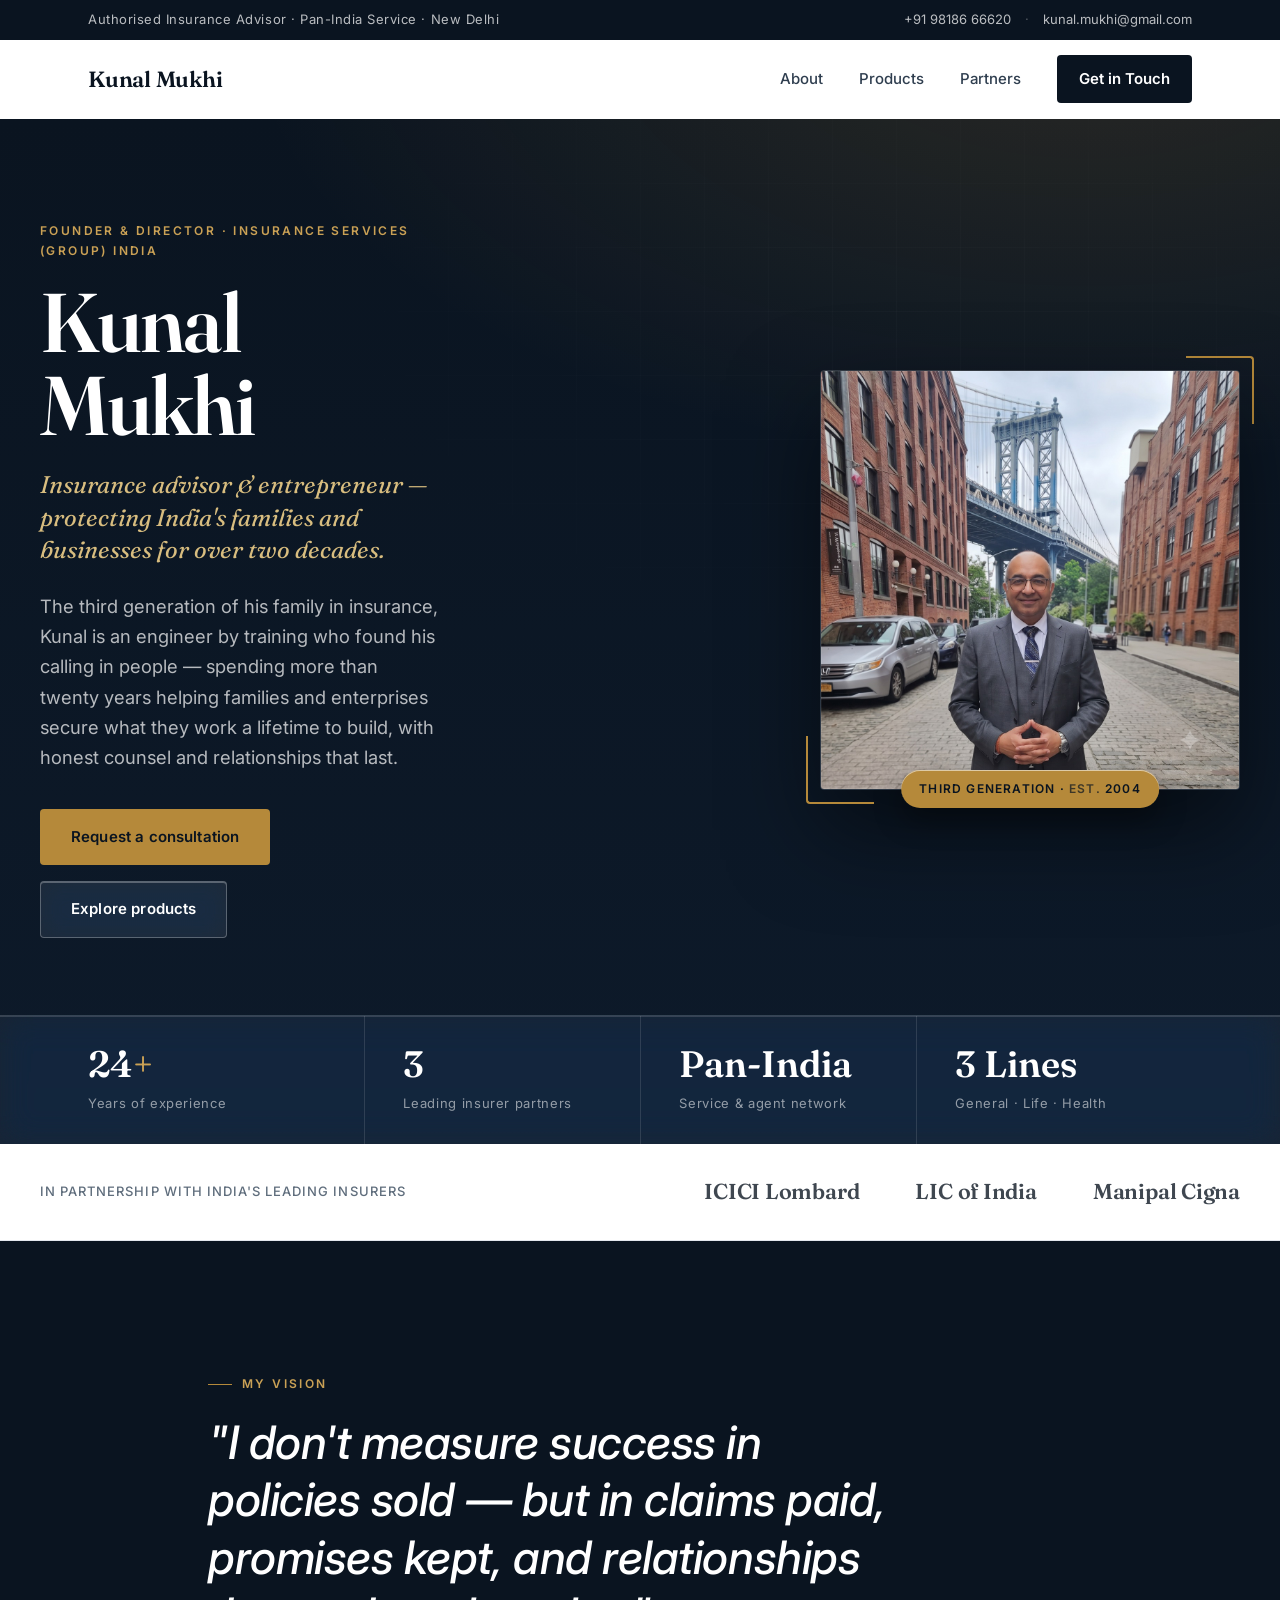
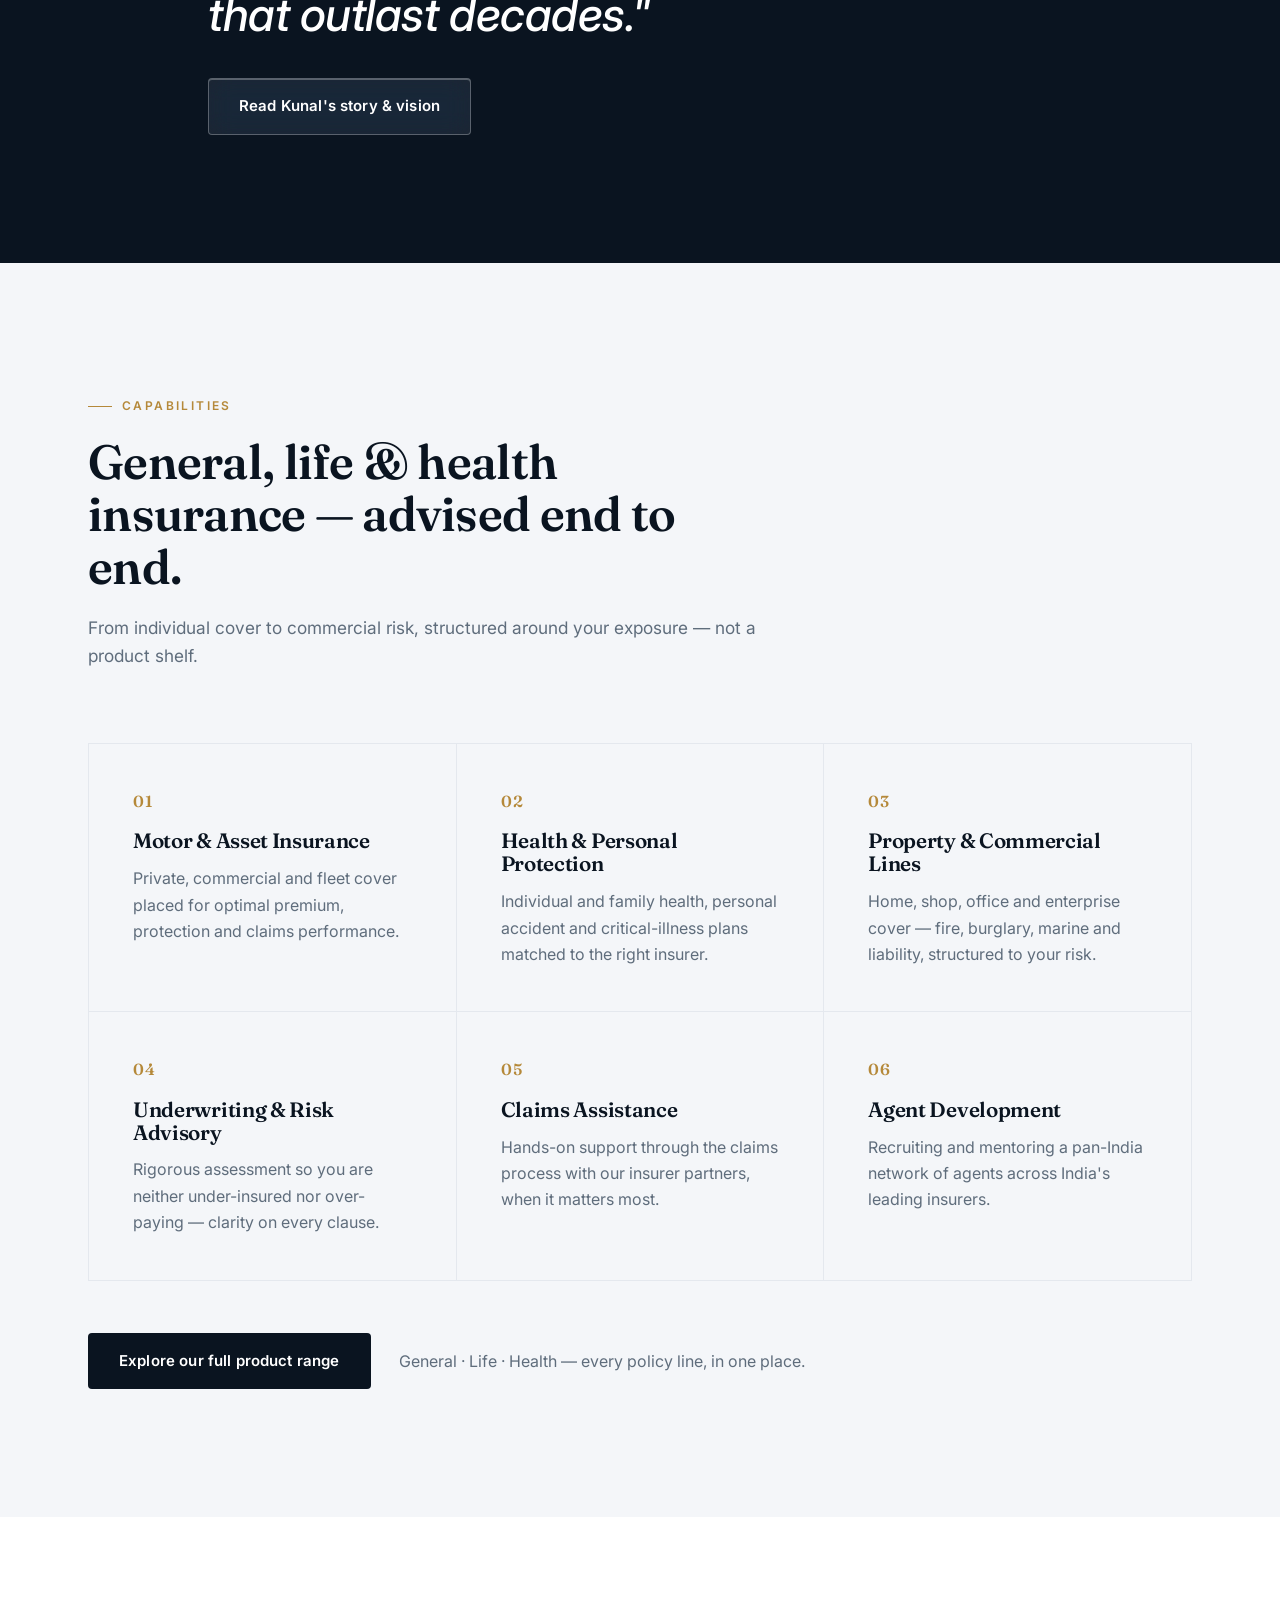
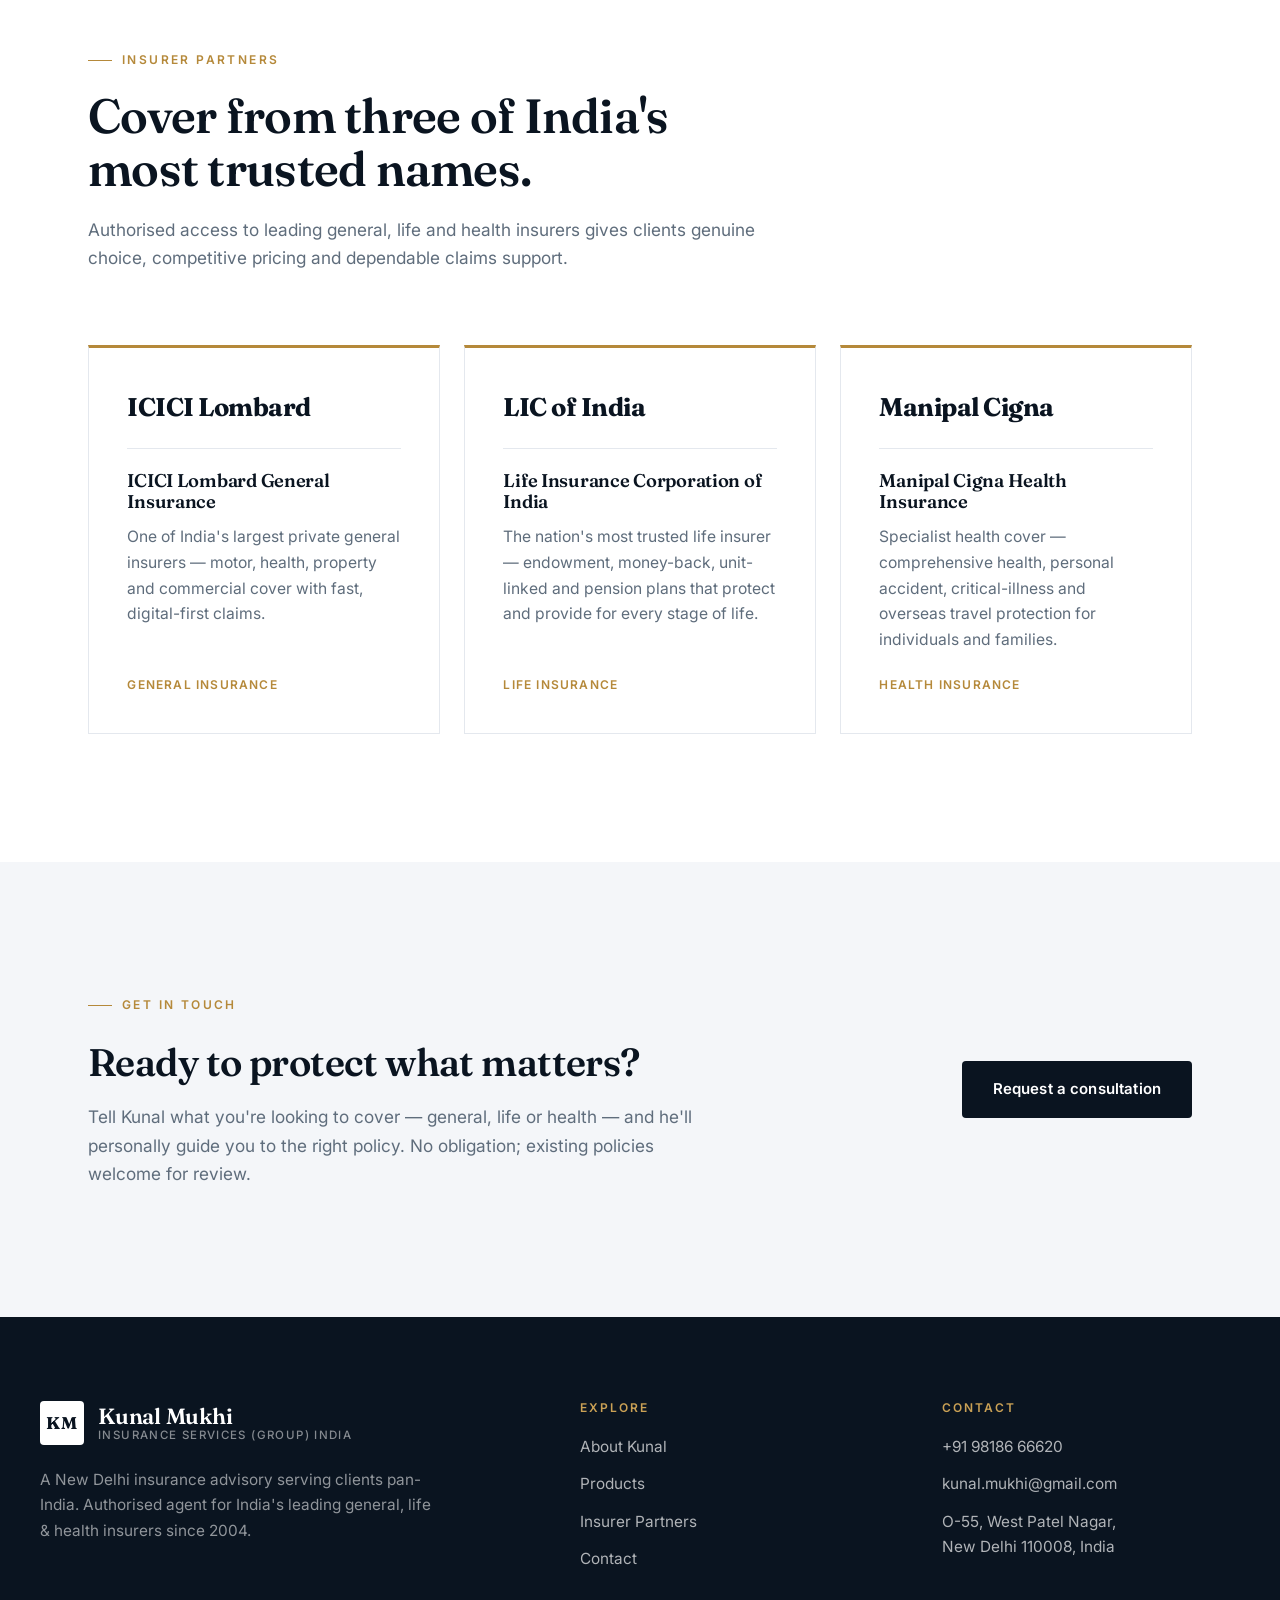
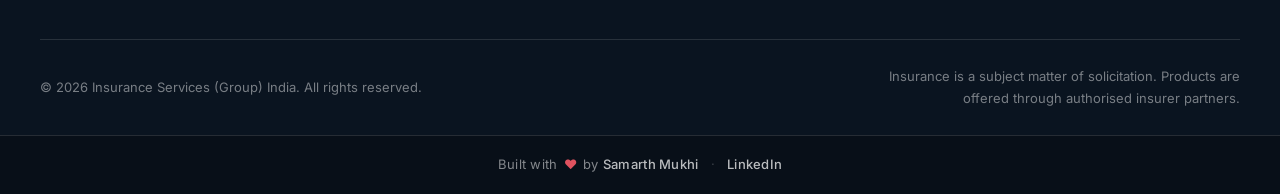
<file: index.html>
<!DOCTYPE html>
<html lang="en">
<head>
  <meta charset="UTF-8" />
  <meta name="viewport" content="width=device-width, initial-scale=1.0" />
  <title>Kunal Mukhi — Insurance Services (Group) India</title>
  <meta name="description" content="Insurance Services (Group) India — a New Delhi insurance advisory led by Kunal Mukhi, serving clients pan-India. 24+ years across general, life and health insurance, in partnership with ICICI Lombard, LIC of India and Manipal Cigna." />
  <link rel="preconnect" href="https://fonts.googleapis.com" />
  <link rel="preconnect" href="https://fonts.gstatic.com" crossorigin />
  <link href="https://fonts.googleapis.com/css2?family=Fraunces:opsz,wght@9..144,400;9..144,500;9..144,600;9..144,700&family=Inter:wght@400;500;600;700&display=swap" rel="stylesheet" />
  <link rel="stylesheet" href="styles.css" />
</head>
<body>
  <!-- ===== Utility bar ===== -->
  <div class="utility">
    <div class="wrap utility__inner">
      <span class="utility__tag">Authorised Insurance Advisor · Pan-India Service · New Delhi</span>
      <div class="utility__contact">
        <a href="tel:+919818666620">+91 98186 66620</a>
        <span class="sep">·</span>
        <a href="mailto:kunal.mukhi@gmail.com">kunal.mukhi@gmail.com</a>
      </div>
    </div>
  </div>

  <!-- ===== Navigation ===== -->
  <header class="nav" id="top">
    <div class="wrap nav__inner">
      <a href="#top" class="brand">
        <span class="brand__name">Kunal Mukhi</span>
      </a>
      <nav class="nav__links" aria-label="Primary">
        <a href="about.html">About</a>
        <a href="products.html">Products</a>
        <a href="#partners">Partners</a>
        <a href="contact.html" class="nav__cta">Get in Touch</a>
      </nav>
      <button class="nav__toggle" aria-label="Toggle menu" aria-expanded="false">
        <span></span><span></span><span></span>
      </button>
    </div>
  </header>

  <!-- ===== Hero ===== -->
  <section class="hero">
    <div class="wrap hero__inner">
      <div class="hero__content">
        <p class="eyebrow eyebrow--gold">Founder &amp; Director · Insurance Services (Group) India</p>
        <h1 class="hero__title">Kunal Mukhi</h1>
        <p class="hero__role">Insurance advisor &amp; entrepreneur — protecting India's families and businesses for over two decades.</p>
        <p class="hero__lede">
          The third generation of his family in insurance, Kunal is an engineer by training
          who found his calling in people — spending more than twenty years helping families
          and enterprises secure what they work a lifetime to build, with honest counsel and
          relationships that last.
        </p>
        <div class="hero__actions">
          <a href="contact.html" class="btn btn--gold">Request a consultation</a>
          <a href="products.html" class="btn btn--outline-light">Explore products</a>
        </div>
      </div>
      <div class="hero__portrait">
        <div class="hero__frame">
          <img src="assets/kunal-mukhi.jpg" alt="Portrait of Kunal Mukhi" width="1200" height="1200" loading="eager" />
        </div>
        <span class="hero__badge">Third Generation · <em>Est.</em> 2004</span>
      </div>
    </div>
    <div class="hero__figures">
      <div class="wrap figures">
        <div class="figure"><span class="figure__num">24<em>+</em></span><span class="figure__label">Years of experience</span></div>
        <div class="figure"><span class="figure__num">3</span><span class="figure__label">Leading insurer partners</span></div>
        <div class="figure"><span class="figure__num">Pan&#8209;India</span><span class="figure__label">Service &amp; agent network</span></div>
        <div class="figure"><span class="figure__num">3 Lines</span><span class="figure__label">General · Life · Health</span></div>
      </div>
    </div>
  </section>

  <!-- ===== Trust / partner strip ===== -->
  <section class="trust">
    <div class="wrap trust__inner">
      <p class="trust__label">In partnership with India's leading insurers</p>
      <ul class="trust__logos">
        <li>ICICI Lombard</li>
        <li>LIC of India</li>
        <li>Manipal Cigna</li>
      </ul>
    </div>
  </section>

  <!-- ===== Vision snapshot ===== -->
  <section class="section section--dark vision vision-snap" id="vision">
    <div class="wrap vision-snap__inner">
      <p class="kicker kicker--gold">My Vision</p>
      <blockquote class="vision__statement">"I don't measure success in policies sold — but in claims paid, promises kept, and relationships that outlast decades."</blockquote>
      <a href="about.html#vision" class="btn btn--outline-light">Read Kunal's story &amp; vision</a>
    </div>
  </section>

  <!-- ===== Capabilities ===== -->
  <section class="section section--alt" id="capabilities">
    <div class="wrap">
      <div class="section__head section__head--wide">
        <p class="kicker">Capabilities</p>
        <h2>General, life &amp; health insurance — advised end to end.</h2>
        <p class="section__sub">From individual cover to commercial risk, structured around your exposure — not a product shelf.</p>
      </div>
      <div class="caps">
        <article class="cap">
          <span class="cap__no">01</span>
          <h3>Motor &amp; Asset Insurance</h3>
          <p>Private, commercial and fleet cover placed for optimal premium, protection and claims performance.</p>
        </article>
        <article class="cap">
          <span class="cap__no">02</span>
          <h3>Health &amp; Personal Protection</h3>
          <p>Individual and family health, personal accident and critical-illness plans matched to the right insurer.</p>
        </article>
        <article class="cap">
          <span class="cap__no">03</span>
          <h3>Property &amp; Commercial Lines</h3>
          <p>Home, shop, office and enterprise cover — fire, burglary, marine and liability, structured to your risk.</p>
        </article>
        <article class="cap">
          <span class="cap__no">04</span>
          <h3>Underwriting &amp; Risk Advisory</h3>
          <p>Rigorous assessment so you are neither under-insured nor over-paying — clarity on every clause.</p>
        </article>
        <article class="cap">
          <span class="cap__no">05</span>
          <h3>Claims Assistance</h3>
          <p>Hands-on support through the claims process with our insurer partners, when it matters most.</p>
        </article>
        <article class="cap">
          <span class="cap__no">06</span>
          <h3>Agent Development</h3>
          <p>Recruiting and mentoring a pan-India network of agents across India's leading insurers.</p>
        </article>
      </div>
      <div class="caps__cta">
        <a href="products.html" class="btn btn--dark">Explore our full product range</a>
        <span class="caps__cta-note">General · Life · Health — every policy line, in one place.</span>
      </div>
    </div>
  </section>

  <!-- ===== Partners ===== -->
  <section class="section" id="partners">
    <div class="wrap">
      <div class="section__head section__head--wide">
        <p class="kicker">Insurer Partners</p>
        <h2>Cover from three of India's most trusted names.</h2>
        <p class="section__sub">
          Authorised access to leading general, life and health insurers gives clients
          genuine choice, competitive pricing and dependable claims support.
        </p>
      </div>
      <div class="partners">
        <article class="partner">
          <div class="partner__wordmark">ICICI Lombard</div>
          <h3>ICICI Lombard General Insurance</h3>
          <p>One of India's largest private general insurers — motor, health, property and commercial cover with fast, digital-first claims.</p>
          <span class="partner__meta">General Insurance</span>
        </article>
        <article class="partner">
          <div class="partner__wordmark">LIC of India</div>
          <h3>Life Insurance Corporation of India</h3>
          <p>The nation's most trusted life insurer — endowment, money-back, unit-linked and pension plans that protect and provide for every stage of life.</p>
          <span class="partner__meta">Life Insurance</span>
        </article>
        <article class="partner">
          <div class="partner__wordmark">Manipal Cigna</div>
          <h3>Manipal Cigna Health Insurance</h3>
          <p>Specialist health cover — comprehensive health, personal accident, critical-illness and overseas travel protection for individuals and families.</p>
          <span class="partner__meta">Health Insurance</span>
        </article>
      </div>
    </div>
  </section>

  <!-- ===== Contact CTA ===== -->
  <section class="section section--alt prod-cta" id="contact">
    <div class="wrap prod-cta__inner">
      <div>
        <p class="kicker">Get in touch</p>
        <h2>Ready to protect what matters?</h2>
        <p class="section__sub">Tell Kunal what you're looking to cover — general, life or health — and he'll personally guide you to the right policy. No obligation; existing policies welcome for review.</p>
      </div>
      <a href="contact.html" class="btn btn--dark">Request a consultation</a>
    </div>
  </section>

  <!-- ===== Footer ===== -->
  <footer class="footer">
    <div class="wrap footer__top">
      <div class="footer__brand">
        <div class="brand brand--footer">
          <span class="brand__mark">KM</span>
          <span class="brand__text">
            <span class="brand__name">Kunal Mukhi</span>
            <span class="brand__sub">Insurance Services (Group) India</span>
          </span>
        </div>
        <p class="footer__blurb">
          A New Delhi insurance advisory serving clients pan-India. Authorised agent for
          India's leading general, life &amp; health insurers since 2004.
        </p>
      </div>
      <nav class="footer__col" aria-label="Sections">
        <h4>Explore</h4>
        <a href="about.html">About Kunal</a>
        <a href="products.html">Products</a>
        <a href="#partners">Insurer Partners</a>
        <a href="contact.html">Contact</a>
      </nav>
      <div class="footer__col">
        <h4>Contact</h4>
        <a href="tel:+919818666620">+91 98186 66620</a>
        <a href="mailto:kunal.mukhi@gmail.com">kunal.mukhi@gmail.com</a>
        <span>O-55, West Patel Nagar,<br />New Delhi 110008, India</span>
      </div>
    </div>
    <div class="wrap footer__bottom">
      <p>© <span id="year"></span> Insurance Services (Group) India. All rights reserved.</p>
      <p class="footer__disc">Insurance is a subject matter of solicitation. Products are offered through authorised insurer partners.</p>
    </div>
    <div class="footer__credit-bar">
      <p class="footer__credit">
        Built with <span class="footer__heart" aria-hidden="true">❤️</span> by
        <a href="https://samarthmukhi.com" target="_blank" rel="noopener noreferrer">Samarth Mukhi</a>
        <span class="footer__credit-sep" aria-hidden="true">·</span>
        <a href="https://www.linkedin.com/in/samarthmukhi" target="_blank" rel="noopener noreferrer">LinkedIn</a>
      </p>
    </div>
  </footer>

  <script src="script.js"></script>
</body>
</html>
</file>
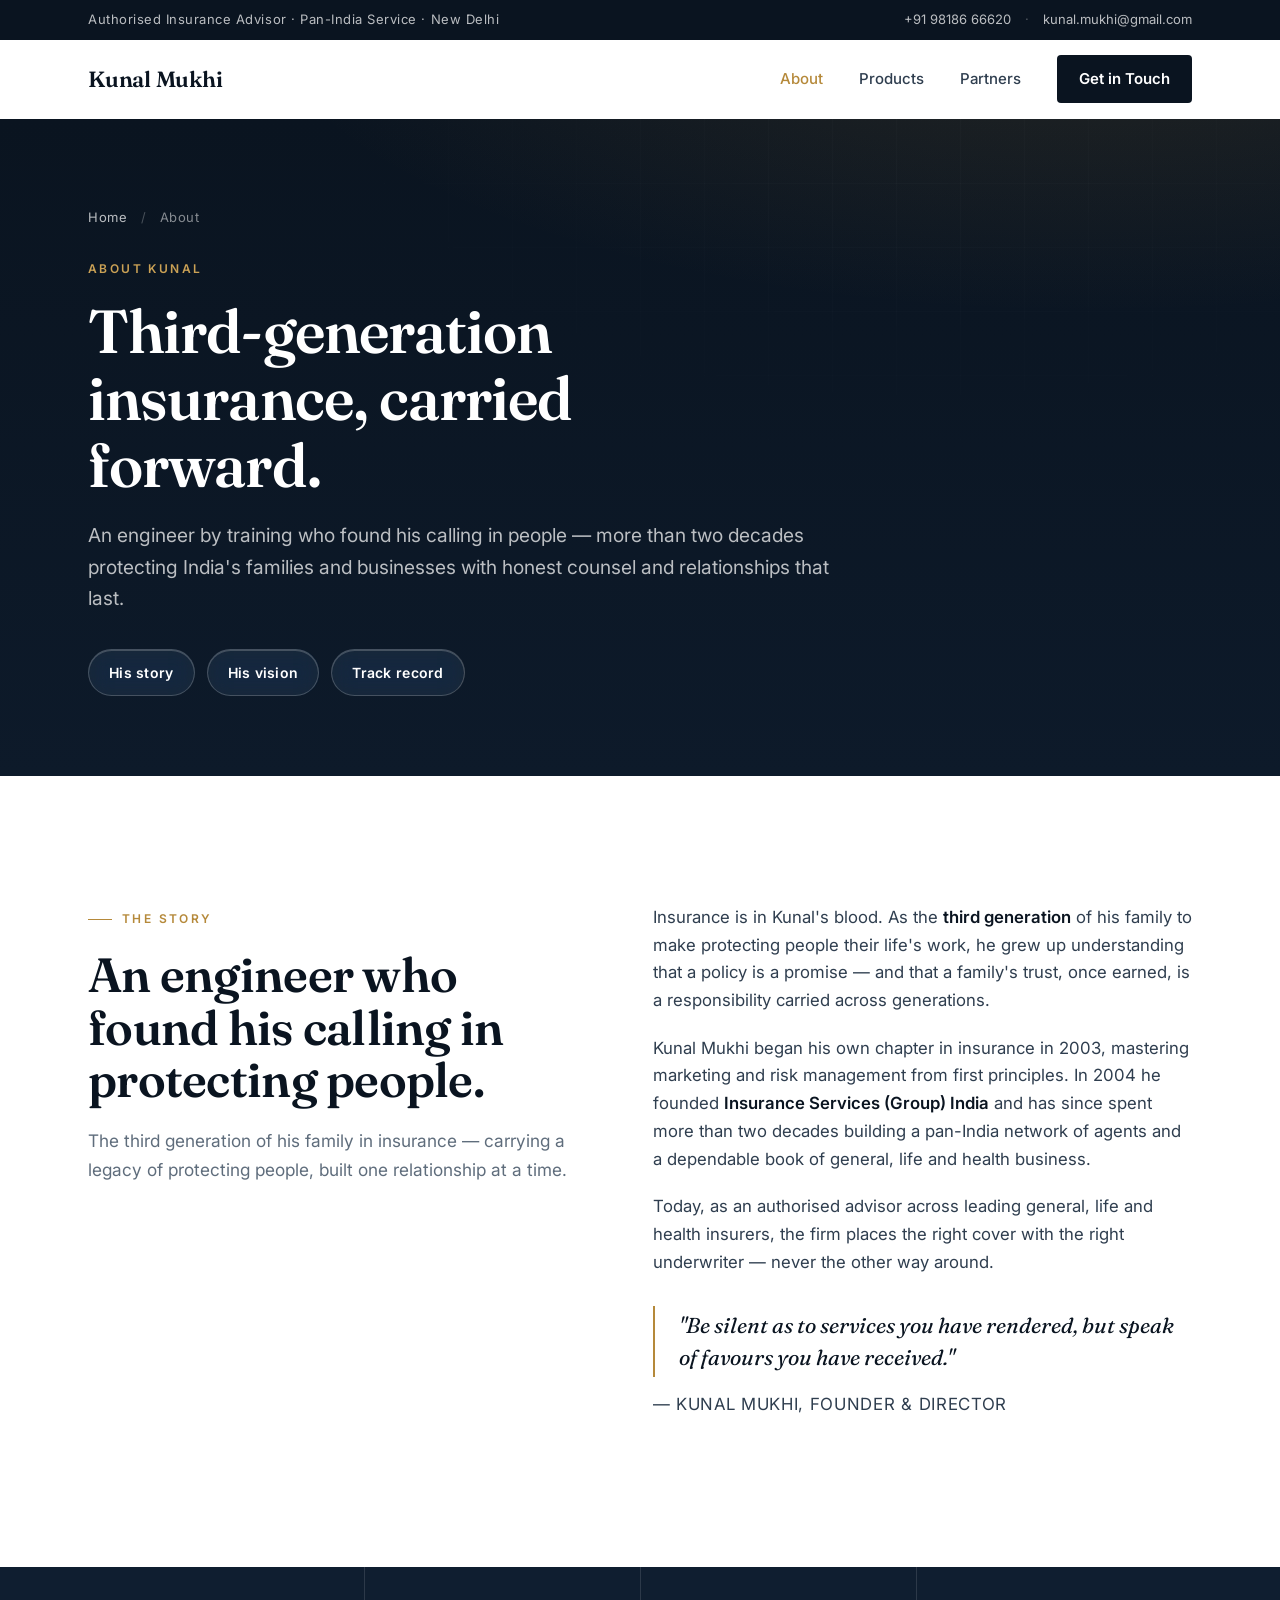
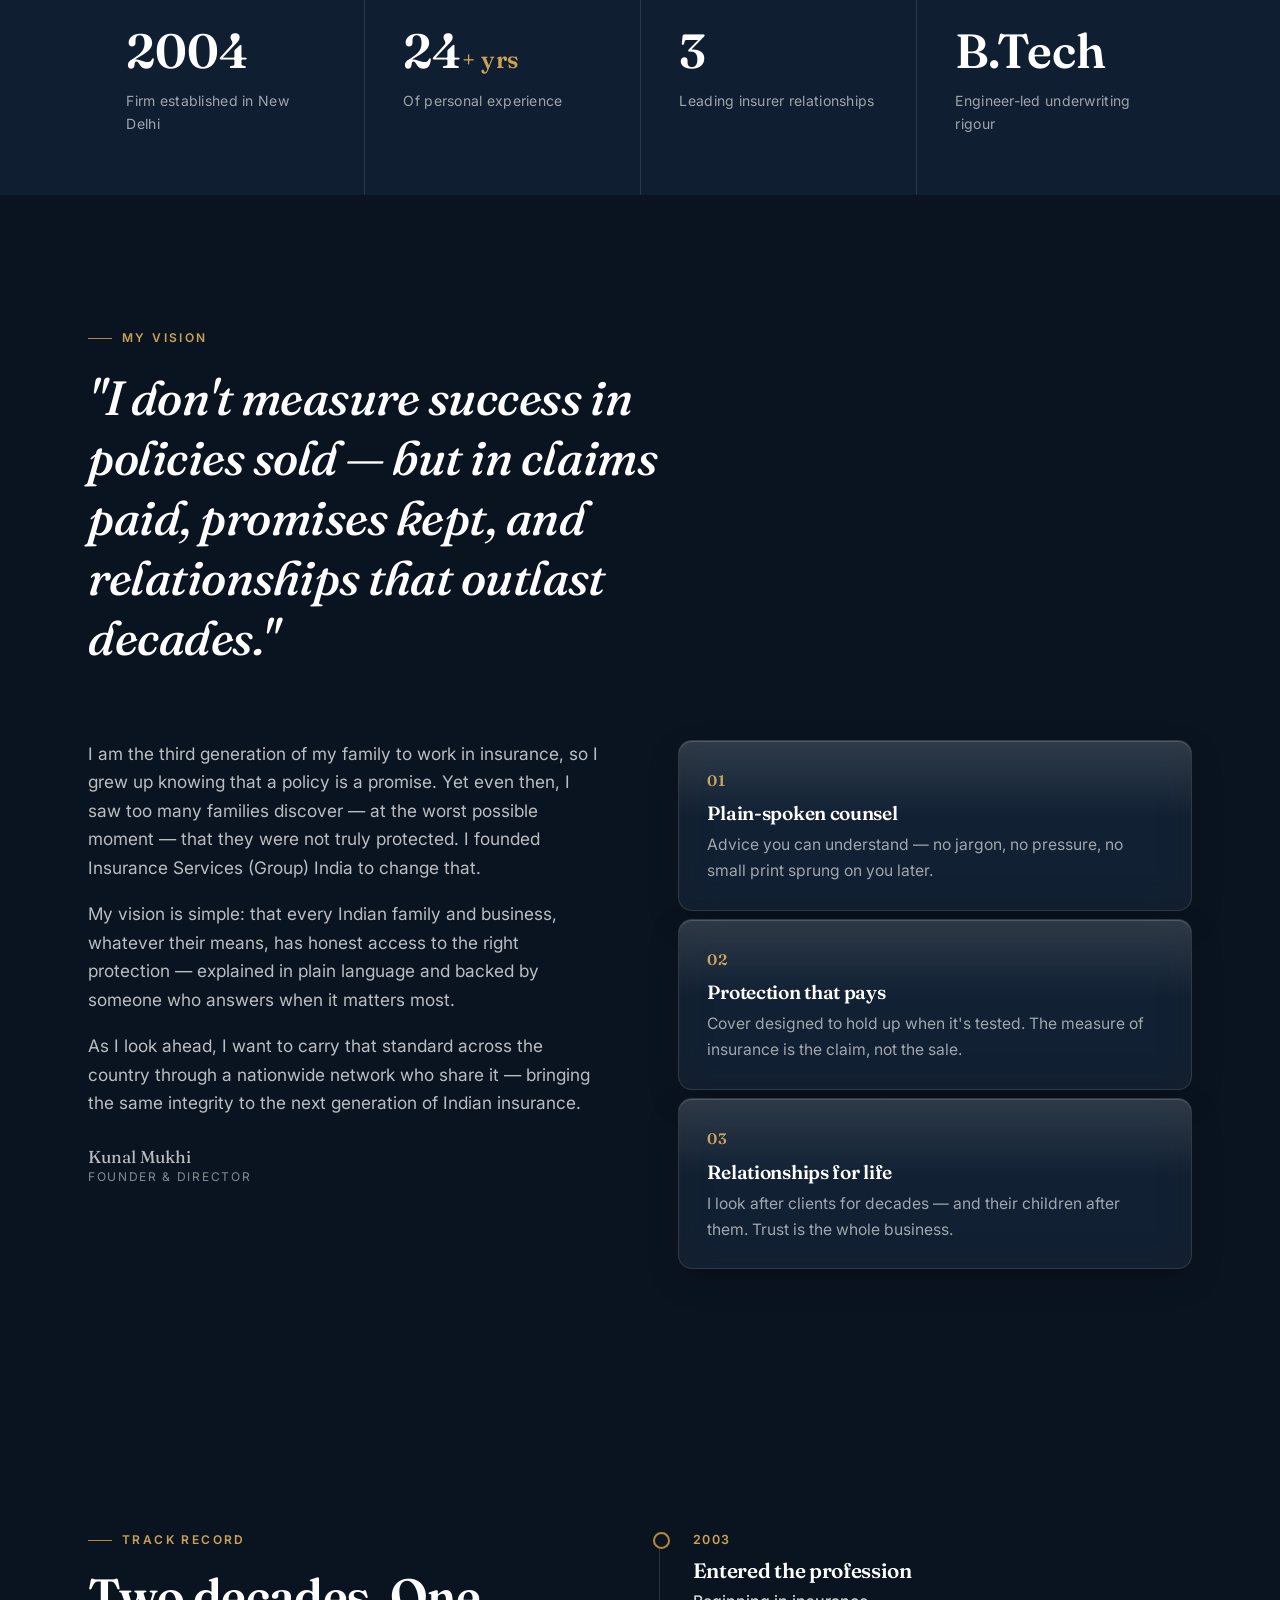
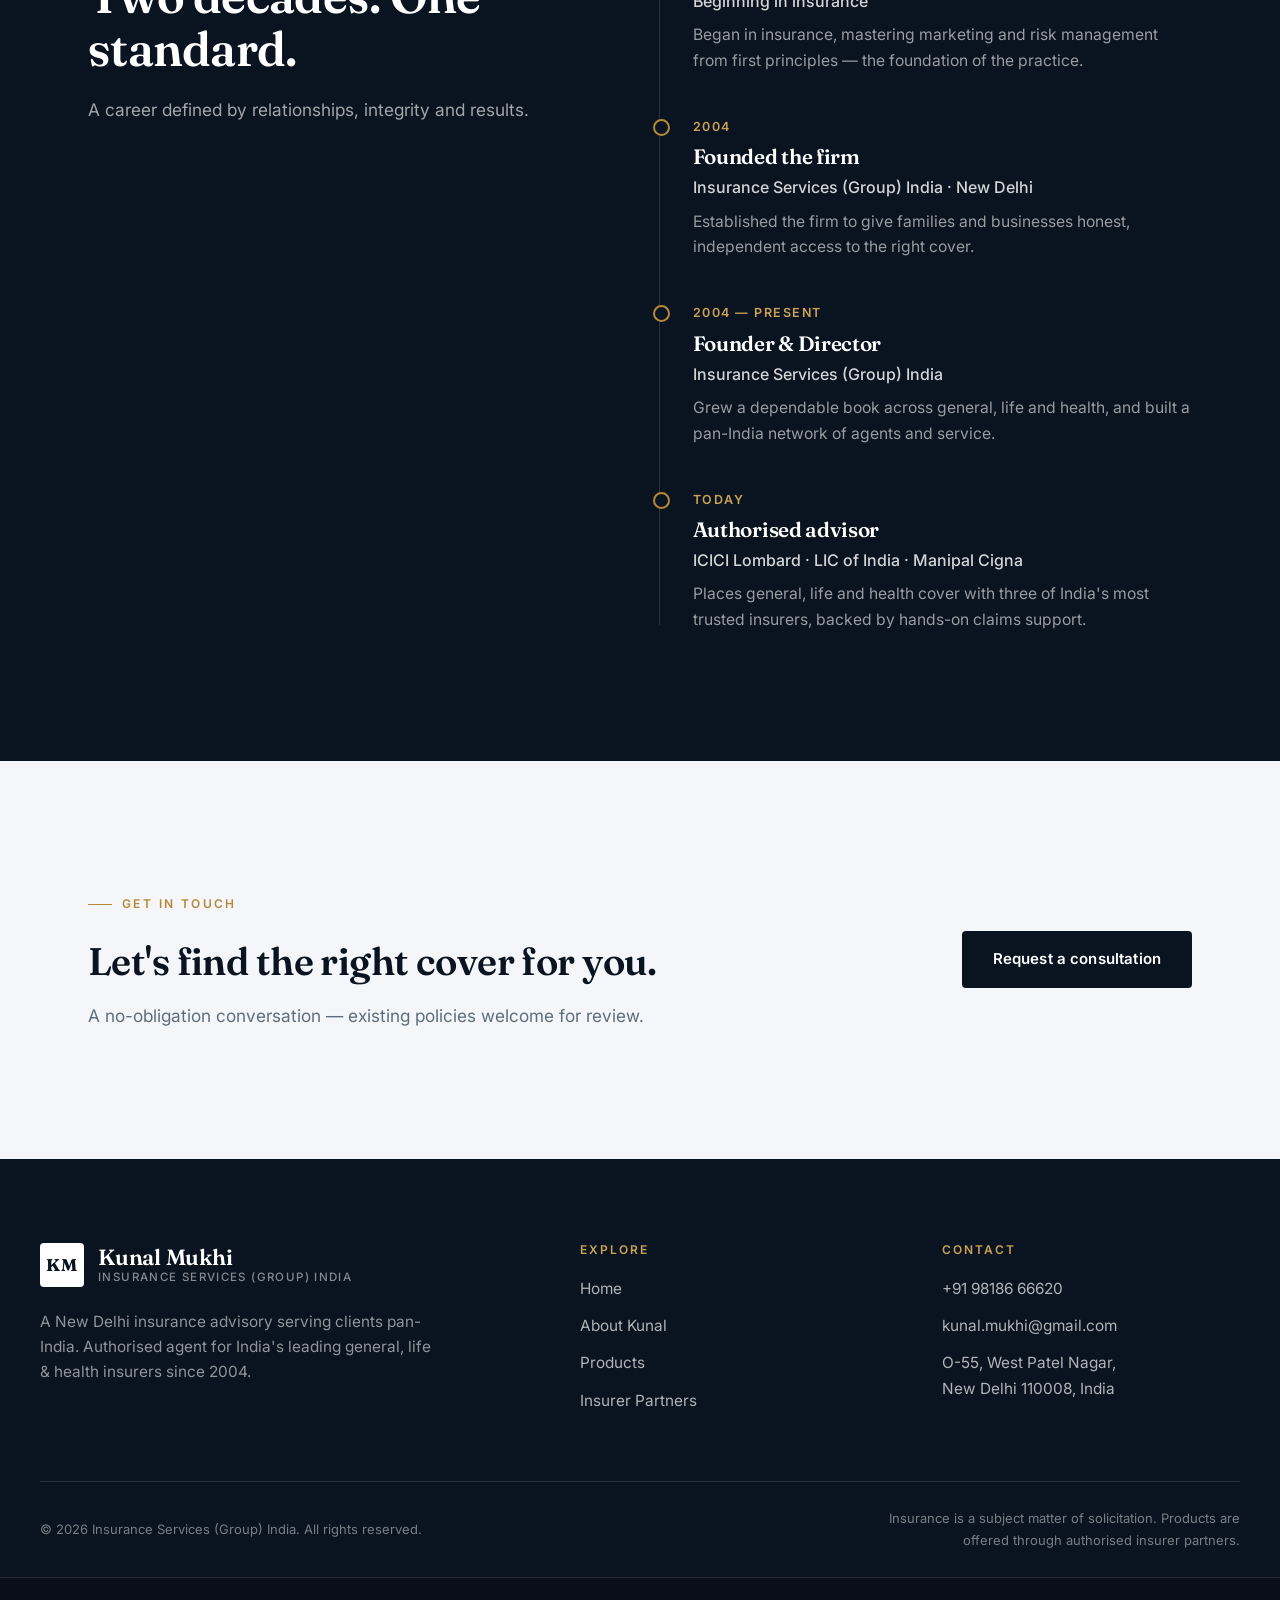
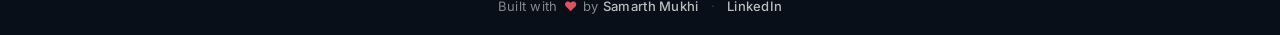
<file: about.html>
<!DOCTYPE html>
<html lang="en">
<head>
  <meta charset="UTF-8" />
  <meta name="viewport" content="width=device-width, initial-scale=1.0" />
  <title>About — Kunal Mukhi · Insurance Services (Group) India</title>
  <meta name="description" content="About Kunal Mukhi — the third generation of his family in insurance and an engineer by training, with 24+ years protecting India's families and businesses through Insurance Services (Group) India." />
  <link rel="preconnect" href="https://fonts.googleapis.com" />
  <link rel="preconnect" href="https://fonts.gstatic.com" crossorigin />
  <link href="https://fonts.googleapis.com/css2?family=Fraunces:opsz,wght@9..144,400;9..144,500;9..144,600;9..144,700&family=Inter:wght@400;500;600;700&display=swap" rel="stylesheet" />
  <link rel="stylesheet" href="styles.css" />
</head>
<body>
  <!-- ===== Utility bar ===== -->
  <div class="utility">
    <div class="wrap utility__inner">
      <span class="utility__tag">Authorised Insurance Advisor · Pan-India Service · New Delhi</span>
      <div class="utility__contact">
        <a href="tel:+919818666620">+91 98186 66620</a>
        <span class="sep">·</span>
        <a href="mailto:kunal.mukhi@gmail.com">kunal.mukhi@gmail.com</a>
      </div>
    </div>
  </div>

  <!-- ===== Navigation ===== -->
  <header class="nav" id="top">
    <div class="wrap nav__inner">
      <a href="index.html" class="brand"><span class="brand__name">Kunal Mukhi</span></a>
      <nav class="nav__links" aria-label="Primary">
        <a href="about.html" aria-current="page">About</a>
        <a href="products.html">Products</a>
        <a href="index.html#partners">Partners</a>
        <a href="contact.html" class="nav__cta">Get in Touch</a>
      </nav>
      <button class="nav__toggle" aria-label="Toggle menu" aria-expanded="false">
        <span></span><span></span><span></span>
      </button>
    </div>
  </header>

  <!-- ===== Page hero ===== -->
  <section class="page-hero">
    <div class="wrap">
      <nav class="crumbs" aria-label="Breadcrumb">
        <a href="index.html">Home</a> <span aria-hidden="true">/</span> <span>About</span>
      </nav>
      <p class="eyebrow eyebrow--gold">About Kunal</p>
      <h1 class="page-hero__title">Third-generation insurance, carried forward.</h1>
      <p class="page-hero__lede">
        An engineer by training who found his calling in people — more than two decades
        protecting India's families and businesses with honest counsel and relationships
        that last.
      </p>
      <div class="page-hero__jump">
        <a href="#story">His story</a>
        <a href="#vision">His vision</a>
        <a href="#record">Track record</a>
      </div>
    </div>
  </section>

  <!-- ===== About / story ===== -->
  <section class="section" id="story">
    <div class="wrap grid-split">
      <div class="section__head">
        <p class="kicker">The Story</p>
        <h2>An engineer who found his calling in protecting people.</h2>
        <p class="section__sub">
          The third generation of his family in insurance — carrying a legacy of protecting
          people, built one relationship at a time.
        </p>
      </div>
      <div class="prose">
        <p>
          Insurance is in Kunal's blood. As the <strong>third generation</strong> of his family
          to make protecting people their life's work, he grew up understanding that a policy is
          a promise — and that a family's trust, once earned, is a responsibility carried across
          generations.
        </p>
        <p>
          Kunal Mukhi began his own chapter in insurance in 2003, mastering marketing and
          risk management from first principles. In 2004 he founded
          <strong>Insurance Services (Group) India</strong> and has since spent more than
          two decades building a pan-India network of agents and a dependable book of
          general, life and health business.
        </p>
        <p>
          Today, as an authorised advisor across leading general, life and health insurers,
          the firm places the right cover with the right underwriter — never the other way
          around.
        </p>
        <blockquote>
          "Be silent as to services you have rendered, but speak of favours you have received."
        </blockquote>
        <p class="prose__sign">— Kunal Mukhi, Founder &amp; Director</p>
      </div>
    </div>
  </section>

  <!-- ===== Stats band ===== -->
  <section class="band">
    <div class="wrap band__grid">
      <div class="band__item">
        <span class="band__num">2004</span>
        <span class="band__label">Firm established in New Delhi</span>
      </div>
      <div class="band__item">
        <span class="band__num">24<em>+ yrs</em></span>
        <span class="band__label">Of personal experience</span>
      </div>
      <div class="band__item">
        <span class="band__num">3</span>
        <span class="band__label">Leading insurer relationships</span>
      </div>
      <div class="band__item">
        <span class="band__num">B.Tech</span>
        <span class="band__label">Engineer-led underwriting rigour</span>
      </div>
    </div>
  </section>

  <!-- ===== Vision ===== -->
  <section class="section section--dark vision" id="vision">
    <div class="wrap">
      <div class="section__head section__head--wide section__head--onDark">
        <p class="kicker kicker--gold">My Vision</p>
        <h2 class="vision__statement">"I don't measure success in policies sold — but in claims paid, promises kept, and relationships that outlast decades."</h2>
      </div>
      <div class="vision__body">
        <div class="vision__text">
          <p>
            I am the third generation of my family to work in insurance, so I grew up knowing
            that a policy is a promise. Yet even then, I saw too many families discover — at the
            worst possible moment — that they were not truly protected. I founded Insurance
            Services (Group) India to change that.
          </p>
          <p>
            My vision is simple: that every Indian family and business, whatever their means,
            has honest access to the right protection — explained in plain language and backed
            by someone who answers when it matters most.
          </p>
          <p>
            As I look ahead, I want to carry that standard across the country through a
            nationwide network who share it — bringing the same integrity to the next
            generation of Indian insurance.
          </p>
          <p class="vision__sign">Kunal Mukhi</p>
          <p class="vision__sign-role">Founder &amp; Director</p>
        </div>
        <ul class="vision__pillars">
          <li>
            <span class="pillar__no">01</span>
            <h3>Plain-spoken counsel</h3>
            <p>Advice you can understand — no jargon, no pressure, no small print sprung on you later.</p>
          </li>
          <li>
            <span class="pillar__no">02</span>
            <h3>Protection that pays</h3>
            <p>Cover designed to hold up when it's tested. The measure of insurance is the claim, not the sale.</p>
          </li>
          <li>
            <span class="pillar__no">03</span>
            <h3>Relationships for life</h3>
            <p>I look after clients for decades — and their children after them. Trust is the whole business.</p>
          </li>
        </ul>
      </div>
    </div>
  </section>

  <!-- ===== Track record / timeline ===== -->
  <section class="section section--dark" id="record">
    <div class="wrap grid-split">
      <div class="section__head section__head--onDark">
        <p class="kicker kicker--gold">Track Record</p>
        <h2>Two decades. One standard.</h2>
        <p class="section__sub">A career defined by relationships, integrity and results.</p>
      </div>
      <ol class="timeline">
        <li class="tl">
          <span class="tl__year">2003</span>
          <h3>Entered the profession</h3>
          <p class="tl__org">Beginning in insurance</p>
          <p>Began in insurance, mastering marketing and risk management from first principles — the foundation of the practice.</p>
        </li>
        <li class="tl">
          <span class="tl__year">2004</span>
          <h3>Founded the firm</h3>
          <p class="tl__org">Insurance Services (Group) India · New Delhi</p>
          <p>Established the firm to give families and businesses honest, independent access to the right cover.</p>
        </li>
        <li class="tl">
          <span class="tl__year">2004 — Present</span>
          <h3>Founder &amp; Director</h3>
          <p class="tl__org">Insurance Services (Group) India</p>
          <p>Grew a dependable book across general, life and health, and built a pan-India network of agents and service.</p>
        </li>
        <li class="tl">
          <span class="tl__year">Today</span>
          <h3>Authorised advisor</h3>
          <p class="tl__org">ICICI Lombard · LIC of India · Manipal Cigna</p>
          <p>Places general, life and health cover with three of India's most trusted insurers, backed by hands-on claims support.</p>
        </li>
      </ol>
    </div>
  </section>

  <!-- ===== CTA ===== -->
  <section class="section section--alt prod-cta">
    <div class="wrap prod-cta__inner">
      <div>
        <p class="kicker">Get in touch</p>
        <h2>Let's find the right cover for you.</h2>
        <p class="section__sub">A no-obligation conversation — existing policies welcome for review.</p>
      </div>
      <a href="contact.html" class="btn btn--dark">Request a consultation</a>
    </div>
  </section>

  <!-- ===== Footer ===== -->
  <footer class="footer">
    <div class="wrap footer__top">
      <div class="footer__brand">
        <div class="brand brand--footer">
          <span class="brand__mark">KM</span>
          <span class="brand__text">
            <span class="brand__name">Kunal Mukhi</span>
            <span class="brand__sub">Insurance Services (Group) India</span>
          </span>
        </div>
        <p class="footer__blurb">
          A New Delhi insurance advisory serving clients pan-India. Authorised agent for
          India's leading general, life &amp; health insurers since 2004.
        </p>
      </div>
      <nav class="footer__col" aria-label="Sections">
        <h4>Explore</h4>
        <a href="index.html">Home</a>
        <a href="about.html">About Kunal</a>
        <a href="products.html">Products</a>
        <a href="index.html#partners">Insurer Partners</a>
      </nav>
      <div class="footer__col">
        <h4>Contact</h4>
        <a href="tel:+919818666620">+91 98186 66620</a>
        <a href="mailto:kunal.mukhi@gmail.com">kunal.mukhi@gmail.com</a>
        <span>O-55, West Patel Nagar,<br />New Delhi 110008, India</span>
      </div>
    </div>
    <div class="wrap footer__bottom">
      <p>© <span id="year"></span> Insurance Services (Group) India. All rights reserved.</p>
      <p class="footer__disc">Insurance is a subject matter of solicitation. Products are offered through authorised insurer partners.</p>
    </div>
    <div class="footer__credit-bar">
      <p class="footer__credit">
        Built with <span class="footer__heart" aria-hidden="true">❤️</span> by
        <a href="https://samarthmukhi.com" target="_blank" rel="noopener noreferrer">Samarth Mukhi</a>
        <span class="footer__credit-sep" aria-hidden="true">·</span>
        <a href="https://www.linkedin.com/in/samarthmukhi" target="_blank" rel="noopener noreferrer">LinkedIn</a>
      </p>
    </div>
  </footer>

  <script src="script.js"></script>
</body>
</html>
</file>
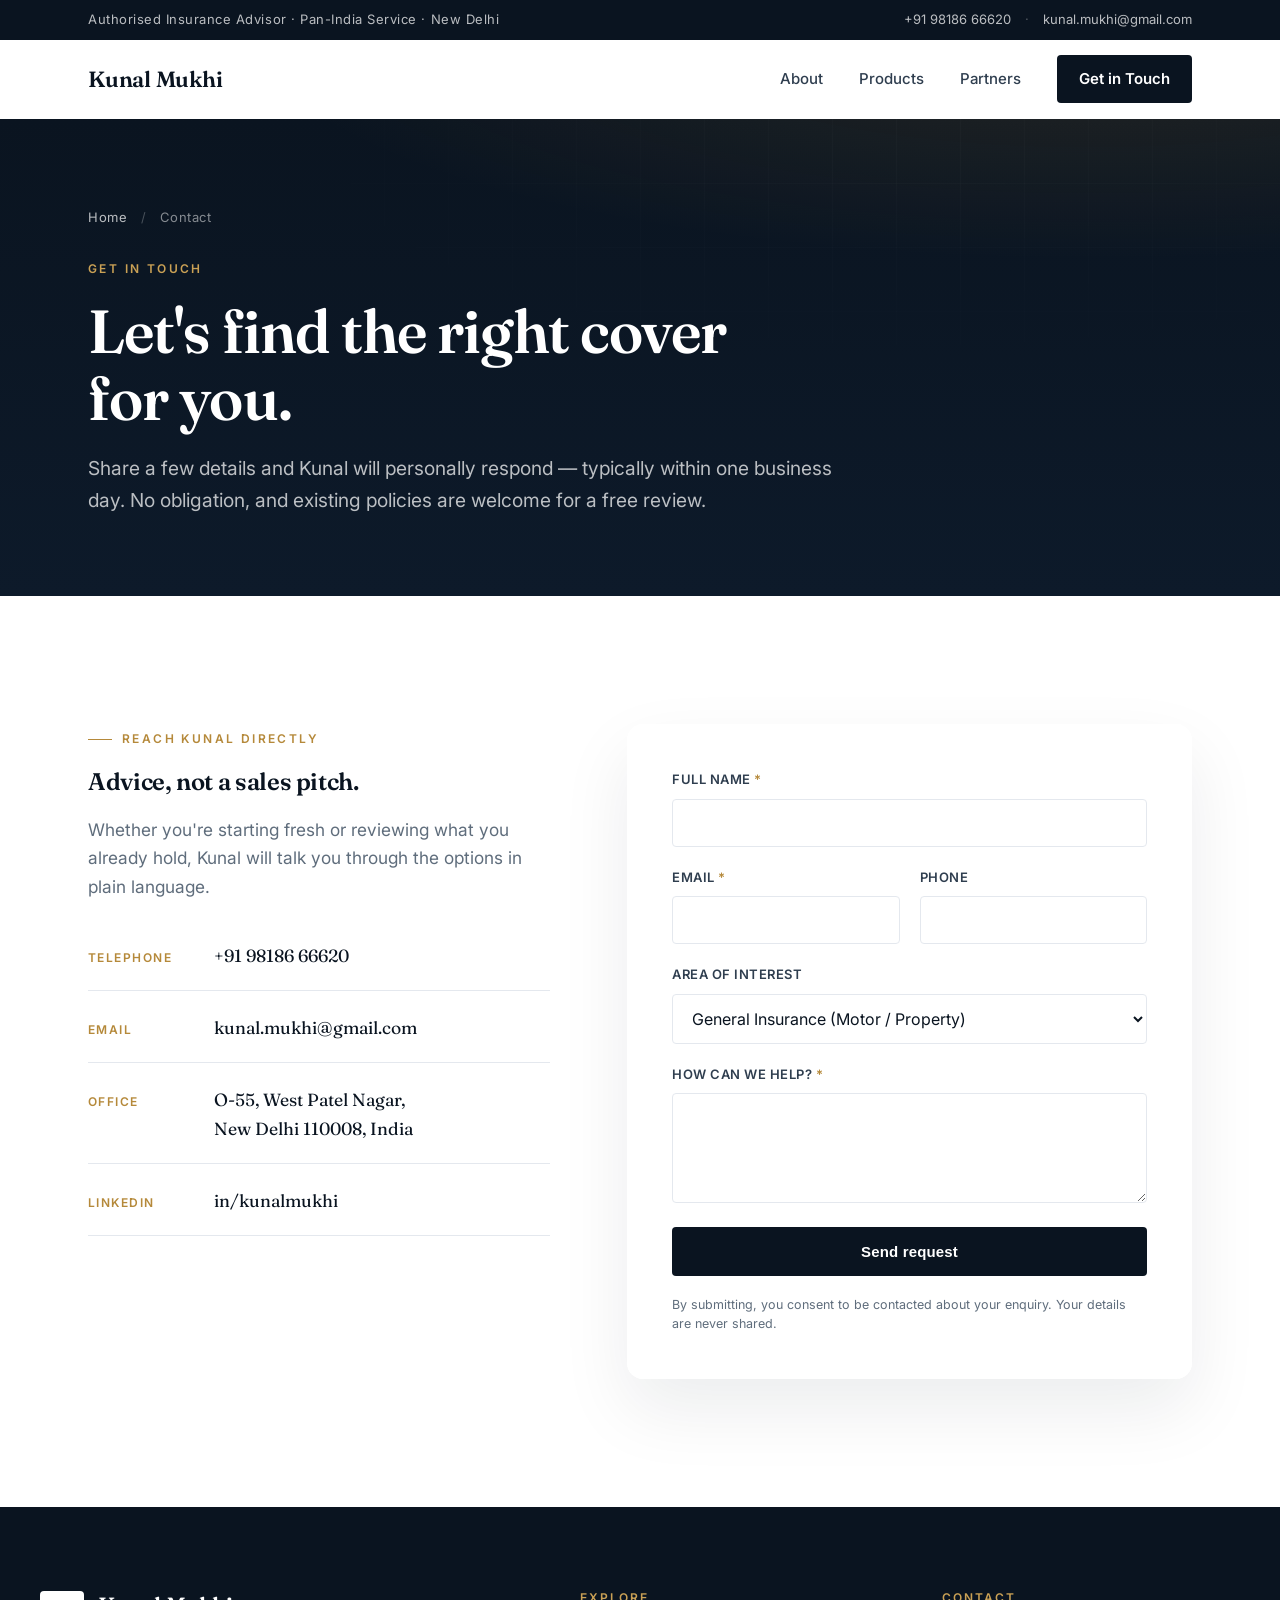
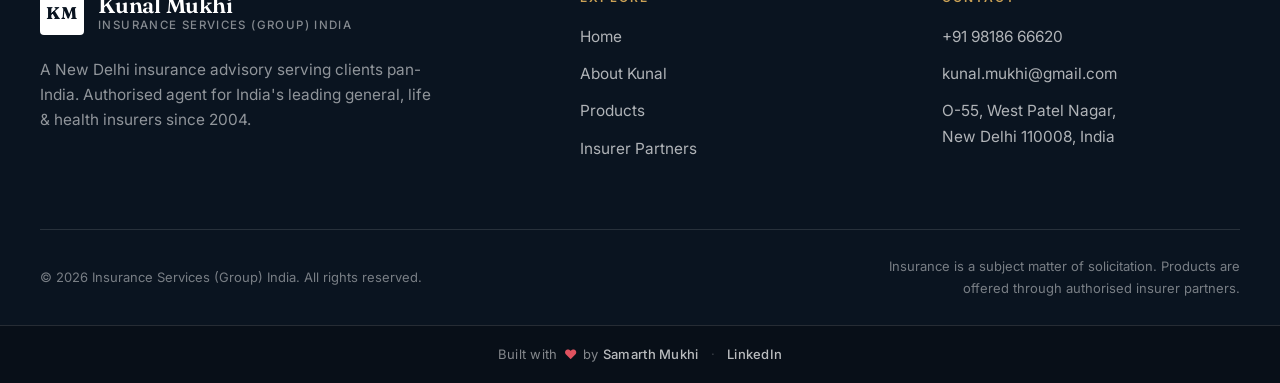
<file: contact.html>
<!DOCTYPE html>
<html lang="en">
<head>
  <meta charset="UTF-8" />
  <meta name="viewport" content="width=device-width, initial-scale=1.0" />
  <title>Contact — Kunal Mukhi · Insurance Services (Group) India</title>
  <meta name="description" content="Get in touch with Kunal Mukhi for a no-obligation insurance consultation — general, life and health cover. Call +91 98186 66620 or send an enquiry; existing policies welcome for review." />
  <link rel="preconnect" href="https://fonts.googleapis.com" />
  <link rel="preconnect" href="https://fonts.gstatic.com" crossorigin />
  <link href="https://fonts.googleapis.com/css2?family=Fraunces:opsz,wght@9..144,400;9..144,500;9..144,600;9..144,700&family=Inter:wght@400;500;600;700&display=swap" rel="stylesheet" />
  <link rel="stylesheet" href="styles.css" />
</head>
<body>
  <!-- ===== Utility bar ===== -->
  <div class="utility">
    <div class="wrap utility__inner">
      <span class="utility__tag">Authorised Insurance Advisor · Pan-India Service · New Delhi</span>
      <div class="utility__contact">
        <a href="tel:+919818666620">+91 98186 66620</a>
        <span class="sep">·</span>
        <a href="mailto:kunal.mukhi@gmail.com">kunal.mukhi@gmail.com</a>
      </div>
    </div>
  </div>

  <!-- ===== Navigation ===== -->
  <header class="nav" id="top">
    <div class="wrap nav__inner">
      <a href="index.html" class="brand"><span class="brand__name">Kunal Mukhi</span></a>
      <nav class="nav__links" aria-label="Primary">
        <a href="about.html">About</a>
        <a href="products.html">Products</a>
        <a href="index.html#partners">Partners</a>
        <a href="contact.html" class="nav__cta" aria-current="page">Get in Touch</a>
      </nav>
      <button class="nav__toggle" aria-label="Toggle menu" aria-expanded="false">
        <span></span><span></span><span></span>
      </button>
    </div>
  </header>

  <!-- ===== Page hero ===== -->
  <section class="page-hero">
    <div class="wrap">
      <nav class="crumbs" aria-label="Breadcrumb">
        <a href="index.html">Home</a> <span aria-hidden="true">/</span> <span>Contact</span>
      </nav>
      <p class="eyebrow eyebrow--gold">Get in Touch</p>
      <h1 class="page-hero__title">Let's find the right cover for you.</h1>
      <p class="page-hero__lede">
        Share a few details and Kunal will personally respond — typically within one business
        day. No obligation, and existing policies are welcome for a free review.
      </p>
    </div>
  </section>

  <!-- ===== Contact ===== -->
  <section class="section" id="contact">
    <div class="wrap contact">
      <div class="contact__intro">
        <p class="kicker">Reach Kunal directly</p>
        <h2>Advice, not a sales pitch.</h2>
        <p class="section__sub">
          Whether you're starting fresh or reviewing what you already hold, Kunal will talk
          you through the options in plain language.
        </p>
        <ul class="contact__list">
          <li>
            <span class="contact__k">Telephone</span>
            <a class="contact__v" href="tel:+919818666620">+91 98186 66620</a>
          </li>
          <li>
            <span class="contact__k">Email</span>
            <a class="contact__v" href="mailto:kunal.mukhi@gmail.com">kunal.mukhi@gmail.com</a>
          </li>
          <li>
            <span class="contact__k">Office</span>
            <span class="contact__v">O-55, West Patel Nagar,<br />New Delhi 110008, India</span>
          </li>
          <li>
            <span class="contact__k">LinkedIn</span>
            <a class="contact__v" href="https://www.linkedin.com/in/kunalmukhi-83765b1a" target="_blank" rel="noopener">in/kunalmukhi</a>
          </li>
        </ul>
      </div>

      <div class="formcard">
        <form id="contactForm" class="form" novalidate>
          <div class="field">
            <label for="name">Full name <span aria-hidden="true">*</span></label>
            <input type="text" id="name" name="name" autocomplete="name" required />
          </div>
          <div class="field-row">
            <div class="field">
              <label for="email">Email <span aria-hidden="true">*</span></label>
              <input type="email" id="email" name="email" autocomplete="email" required />
            </div>
            <div class="field">
              <label for="phone">Phone</label>
              <input type="tel" id="phone" name="phone" autocomplete="tel" />
            </div>
          </div>
          <div class="field">
            <label for="interest">Area of interest</label>
            <select id="interest" name="interest">
              <option value="General Insurance (Motor / Property)">General Insurance (Motor / Property)</option>
              <option value="Life Insurance">Life Insurance</option>
              <option value="Health Insurance">Health Insurance</option>
              <option value="Policy Review / Advice">Policy Review / Advice</option>
              <option value="Become an Agent">Become an Agent</option>
              <option value="Other">Other</option>
            </select>
          </div>
          <div class="field">
            <label for="message">How can we help? <span aria-hidden="true">*</span></label>
            <textarea id="message" name="message" rows="4" required></textarea>
          </div>
          <!-- honeypot: hidden from users, catches bots -->
          <input type="checkbox" name="botcheck" class="hp" tabindex="-1" autocomplete="off" />
          <button type="submit" class="btn btn--dark form__submit">
            <span class="form__submit-label">Send request</span>
            <span class="form__spinner" aria-hidden="true"></span>
          </button>
          <p class="form__note">By submitting, you consent to be contacted about your enquiry. Your details are never shared.</p>
          <p class="form__status" role="status" aria-live="polite"></p>
        </form>
      </div>
    </div>
  </section>

  <!-- ===== Footer ===== -->
  <footer class="footer">
    <div class="wrap footer__top">
      <div class="footer__brand">
        <div class="brand brand--footer">
          <span class="brand__mark">KM</span>
          <span class="brand__text">
            <span class="brand__name">Kunal Mukhi</span>
            <span class="brand__sub">Insurance Services (Group) India</span>
          </span>
        </div>
        <p class="footer__blurb">
          A New Delhi insurance advisory serving clients pan-India. Authorised agent for
          India's leading general, life &amp; health insurers since 2004.
        </p>
      </div>
      <nav class="footer__col" aria-label="Sections">
        <h4>Explore</h4>
        <a href="index.html">Home</a>
        <a href="about.html">About Kunal</a>
        <a href="products.html">Products</a>
        <a href="index.html#partners">Insurer Partners</a>
      </nav>
      <div class="footer__col">
        <h4>Contact</h4>
        <a href="tel:+919818666620">+91 98186 66620</a>
        <a href="mailto:kunal.mukhi@gmail.com">kunal.mukhi@gmail.com</a>
        <span>O-55, West Patel Nagar,<br />New Delhi 110008, India</span>
      </div>
    </div>
    <div class="wrap footer__bottom">
      <p>© <span id="year"></span> Insurance Services (Group) India. All rights reserved.</p>
      <p class="footer__disc">Insurance is a subject matter of solicitation. Products are offered through authorised insurer partners.</p>
    </div>
    <div class="footer__credit-bar">
      <p class="footer__credit">
        Built with <span class="footer__heart" aria-hidden="true">❤️</span> by
        <a href="https://samarthmukhi.com" target="_blank" rel="noopener noreferrer">Samarth Mukhi</a>
        <span class="footer__credit-sep" aria-hidden="true">·</span>
        <a href="https://www.linkedin.com/in/samarthmukhi" target="_blank" rel="noopener noreferrer">LinkedIn</a>
      </p>
    </div>
  </footer>

  <script src="script.js"></script>
</body>
</html>
</file>
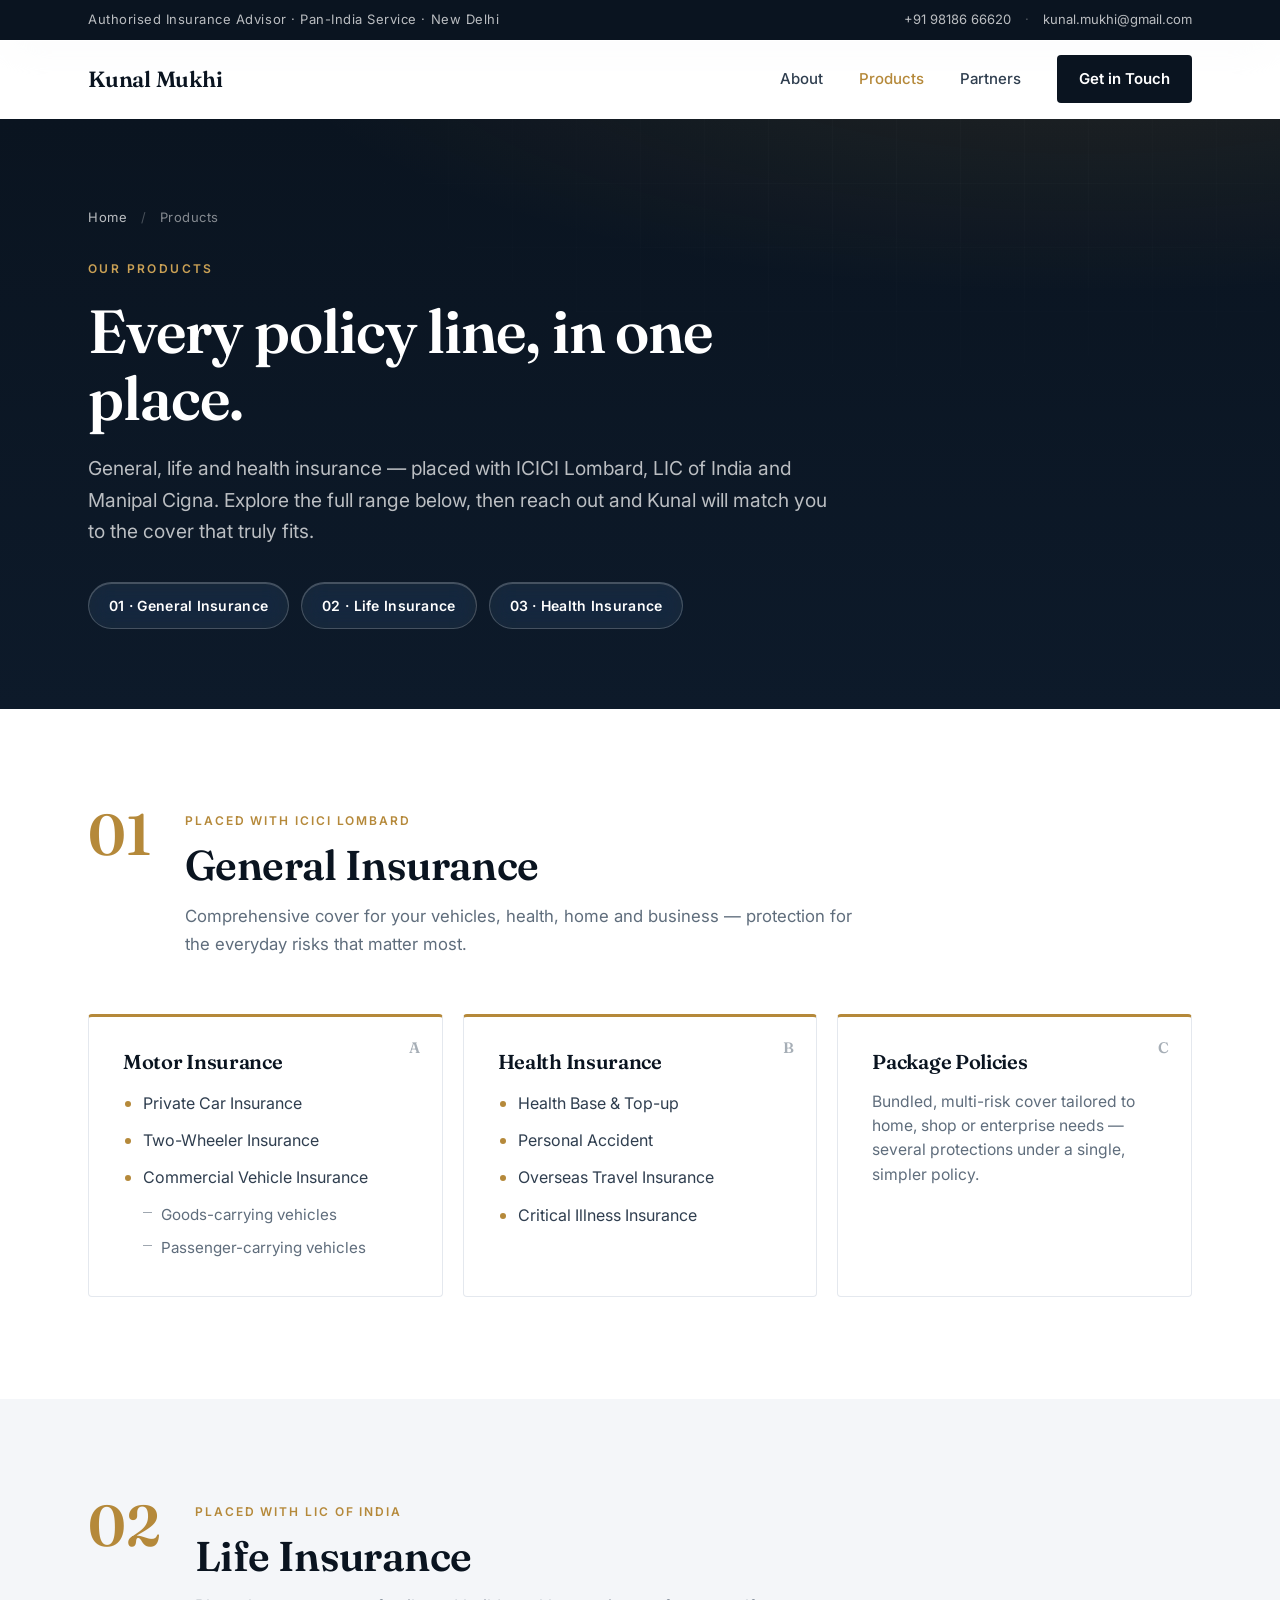
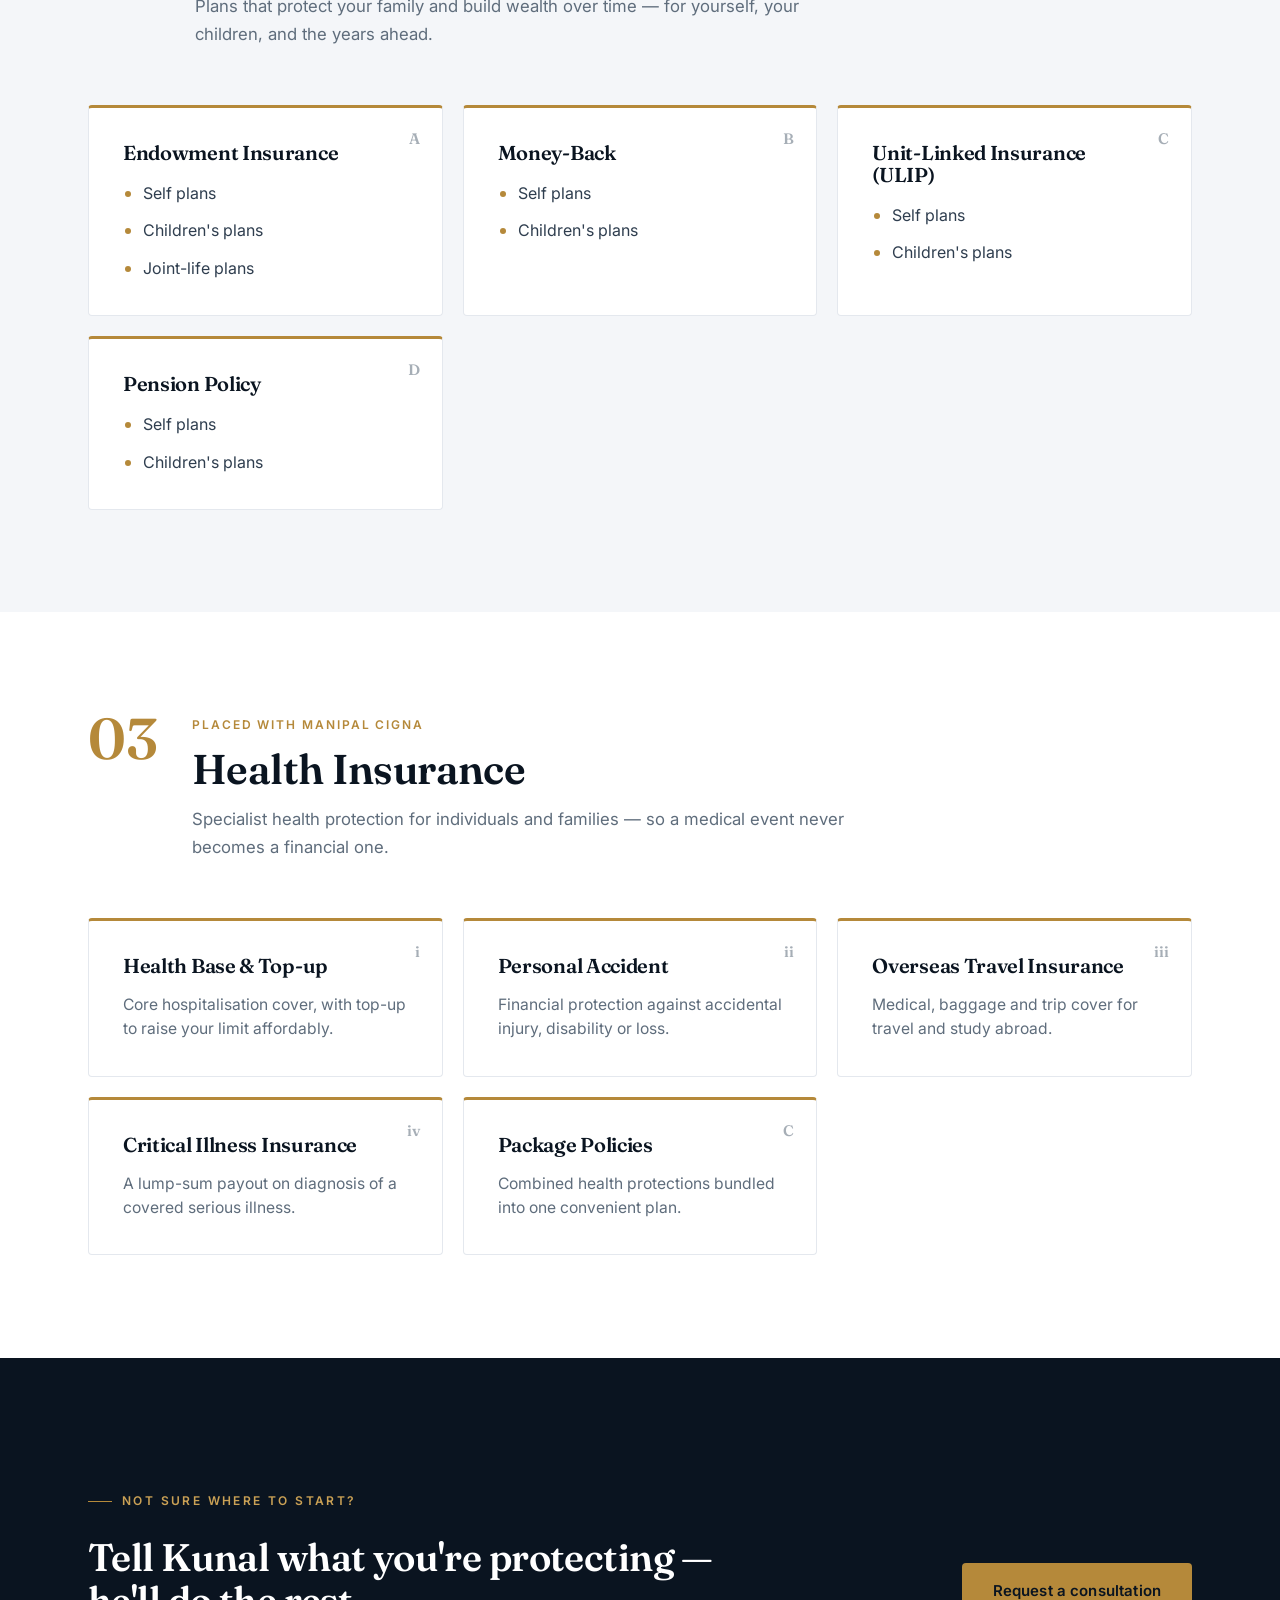
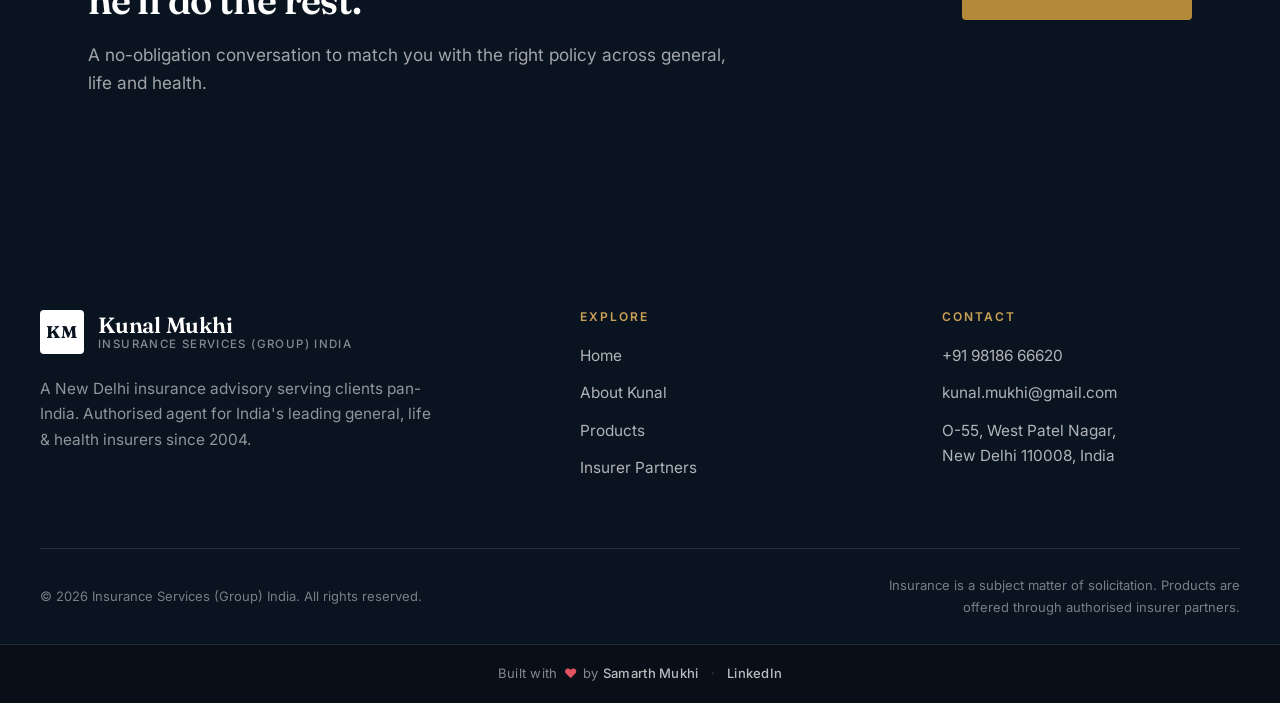
<file: products.html>
<!DOCTYPE html>
<html lang="en">
<head>
  <meta charset="UTF-8" />
  <meta name="viewport" content="width=device-width, initial-scale=1.0" />
  <title>Products — Kunal Mukhi · Insurance Services (Group) India</title>
  <meta name="description" content="The full range of insurance products advised by Kunal Mukhi — general (motor, health, package), life (endowment, money-back, ULIP, pension) and health insurance, placed with ICICI Lombard, LIC of India and Manipal Cigna." />
  <link rel="preconnect" href="https://fonts.googleapis.com" />
  <link rel="preconnect" href="https://fonts.gstatic.com" crossorigin />
  <link href="https://fonts.googleapis.com/css2?family=Fraunces:opsz,wght@9..144,400;9..144,500;9..144,600;9..144,700&family=Inter:wght@400;500;600;700&display=swap" rel="stylesheet" />
  <link rel="stylesheet" href="styles.css" />
</head>
<body>
  <!-- ===== Utility bar ===== -->
  <div class="utility">
    <div class="wrap utility__inner">
      <span class="utility__tag">Authorised Insurance Advisor · Pan-India Service · New Delhi</span>
      <div class="utility__contact">
        <a href="tel:+919818666620">+91 98186 66620</a>
        <span class="sep">·</span>
        <a href="mailto:kunal.mukhi@gmail.com">kunal.mukhi@gmail.com</a>
      </div>
    </div>
  </div>

  <!-- ===== Navigation ===== -->
  <header class="nav" id="top">
    <div class="wrap nav__inner">
      <a href="index.html" class="brand">
        <span class="brand__name">Kunal Mukhi</span>
      </a>
      <nav class="nav__links" aria-label="Primary">
        <a href="about.html">About</a>
        <a href="products.html" aria-current="page">Products</a>
        <a href="index.html#partners">Partners</a>
        <a href="contact.html" class="nav__cta">Get in Touch</a>
      </nav>
      <button class="nav__toggle" aria-label="Toggle menu" aria-expanded="false">
        <span></span><span></span><span></span>
      </button>
    </div>
  </header>

  <!-- ===== Page hero ===== -->
  <section class="page-hero">
    <div class="wrap">
      <nav class="crumbs" aria-label="Breadcrumb">
        <a href="index.html">Home</a> <span aria-hidden="true">/</span> <span>Products</span>
      </nav>
      <p class="eyebrow eyebrow--gold">Our Products</p>
      <h1 class="page-hero__title">Every policy line, in one place.</h1>
      <p class="page-hero__lede">
        General, life and health insurance — placed with ICICI Lombard, LIC of India and
        Manipal Cigna. Explore the full range below, then reach out and Kunal will match you
        to the cover that truly fits.
      </p>
      <div class="page-hero__jump">
        <a href="#general">01 · General Insurance</a>
        <a href="#life">02 · Life Insurance</a>
        <a href="#health">03 · Health Insurance</a>
      </div>
    </div>
  </section>

  <!-- ===== 1. General Insurance ===== -->
  <section class="prod" id="general">
    <div class="wrap">
      <div class="prod__head">
        <span class="prod__no">01</span>
        <div class="prod__intro">
          <p class="prod__partner">Placed with ICICI Lombard</p>
          <h2>General Insurance</h2>
          <p class="prod__desc">Comprehensive cover for your vehicles, health, home and business — protection for the everyday risks that matter most.</p>
        </div>
      </div>
      <div class="prod__grid">
        <article class="prodcard">
          <span class="prodcard__tag">A</span>
          <h3>Motor Insurance</h3>
          <ul class="prodlist">
            <li>Private Car Insurance</li>
            <li>Two-Wheeler Insurance</li>
            <li>
              Commercial Vehicle Insurance
              <ul>
                <li>Goods-carrying vehicles</li>
                <li>Passenger-carrying vehicles</li>
              </ul>
            </li>
          </ul>
        </article>
        <article class="prodcard">
          <span class="prodcard__tag">B</span>
          <h3>Health Insurance</h3>
          <ul class="prodlist">
            <li>Health Base &amp; Top-up</li>
            <li>Personal Accident</li>
            <li>Overseas Travel Insurance</li>
            <li>Critical Illness Insurance</li>
          </ul>
        </article>
        <article class="prodcard">
          <span class="prodcard__tag">C</span>
          <h3>Package Policies</h3>
          <ul class="prodlist">
            <li>Bundled, multi-risk cover tailored to home, shop or enterprise needs — several protections under a single, simpler policy.</li>
          </ul>
        </article>
      </div>
    </div>
  </section>

  <!-- ===== 2. Life Insurance ===== -->
  <section class="prod section--alt" id="life">
    <div class="wrap">
      <div class="prod__head">
        <span class="prod__no">02</span>
        <div class="prod__intro">
          <p class="prod__partner">Placed with LIC of India</p>
          <h2>Life Insurance</h2>
          <p class="prod__desc">Plans that protect your family and build wealth over time — for yourself, your children, and the years ahead.</p>
        </div>
      </div>
      <div class="prod__grid">
        <article class="prodcard">
          <span class="prodcard__tag">A</span>
          <h3>Endowment Insurance</h3>
          <ul class="prodlist">
            <li>Self plans</li>
            <li>Children's plans</li>
            <li>Joint-life plans</li>
          </ul>
        </article>
        <article class="prodcard">
          <span class="prodcard__tag">B</span>
          <h3>Money-Back</h3>
          <ul class="prodlist">
            <li>Self plans</li>
            <li>Children's plans</li>
          </ul>
        </article>
        <article class="prodcard">
          <span class="prodcard__tag">C</span>
          <h3>Unit-Linked Insurance (ULIP)</h3>
          <ul class="prodlist">
            <li>Self plans</li>
            <li>Children's plans</li>
          </ul>
        </article>
        <article class="prodcard">
          <span class="prodcard__tag">D</span>
          <h3>Pension Policy</h3>
          <ul class="prodlist">
            <li>Self plans</li>
            <li>Children's plans</li>
          </ul>
        </article>
      </div>
    </div>
  </section>

  <!-- ===== 3. Health Insurance ===== -->
  <section class="prod" id="health">
    <div class="wrap">
      <div class="prod__head">
        <span class="prod__no">03</span>
        <div class="prod__intro">
          <p class="prod__partner">Placed with Manipal Cigna</p>
          <h2>Health Insurance</h2>
          <p class="prod__desc">Specialist health protection for individuals and families — so a medical event never becomes a financial one.</p>
        </div>
      </div>
      <div class="prod__grid">
        <article class="prodcard">
          <span class="prodcard__tag">i</span>
          <h3>Health Base &amp; Top-up</h3>
          <ul class="prodlist">
            <li>Core hospitalisation cover, with top-up to raise your limit affordably.</li>
          </ul>
        </article>
        <article class="prodcard">
          <span class="prodcard__tag">ii</span>
          <h3>Personal Accident</h3>
          <ul class="prodlist">
            <li>Financial protection against accidental injury, disability or loss.</li>
          </ul>
        </article>
        <article class="prodcard">
          <span class="prodcard__tag">iii</span>
          <h3>Overseas Travel Insurance</h3>
          <ul class="prodlist">
            <li>Medical, baggage and trip cover for travel and study abroad.</li>
          </ul>
        </article>
        <article class="prodcard">
          <span class="prodcard__tag">iv</span>
          <h3>Critical Illness Insurance</h3>
          <ul class="prodlist">
            <li>A lump-sum payout on diagnosis of a covered serious illness.</li>
          </ul>
        </article>
        <article class="prodcard">
          <span class="prodcard__tag">C</span>
          <h3>Package Policies</h3>
          <ul class="prodlist">
            <li>Combined health protections bundled into one convenient plan.</li>
          </ul>
        </article>
      </div>
    </div>
  </section>

  <!-- ===== CTA band ===== -->
  <section class="section section--dark prod-cta">
    <div class="wrap prod-cta__inner">
      <div>
        <p class="kicker kicker--gold">Not sure where to start?</p>
        <h2>Tell Kunal what you're protecting — he'll do the rest.</h2>
        <p class="section__sub">A no-obligation conversation to match you with the right policy across general, life and health.</p>
      </div>
      <a href="contact.html" class="btn btn--gold">Request a consultation</a>
    </div>
  </section>

  <!-- ===== Footer ===== -->
  <footer class="footer">
    <div class="wrap footer__top">
      <div class="footer__brand">
        <div class="brand brand--footer">
          <span class="brand__mark">KM</span>
          <span class="brand__text">
            <span class="brand__name">Kunal Mukhi</span>
            <span class="brand__sub">Insurance Services (Group) India</span>
          </span>
        </div>
        <p class="footer__blurb">
          A New Delhi insurance advisory serving clients pan-India. Authorised agent for
          India's leading general, life &amp; health insurers since 2004.
        </p>
      </div>
      <nav class="footer__col" aria-label="Sections">
        <h4>Explore</h4>
        <a href="index.html">Home</a>
        <a href="about.html">About Kunal</a>
        <a href="products.html">Products</a>
        <a href="index.html#partners">Insurer Partners</a>
      </nav>
      <div class="footer__col">
        <h4>Contact</h4>
        <a href="tel:+919818666620">+91 98186 66620</a>
        <a href="mailto:kunal.mukhi@gmail.com">kunal.mukhi@gmail.com</a>
        <span>O-55, West Patel Nagar,<br />New Delhi 110008, India</span>
      </div>
    </div>
    <div class="wrap footer__bottom">
      <p>© <span id="year"></span> Insurance Services (Group) India. All rights reserved.</p>
      <p class="footer__disc">Insurance is a subject matter of solicitation. Products are offered through authorised insurer partners.</p>
    </div>
    <div class="footer__credit-bar">
      <p class="footer__credit">
        Built with <span class="footer__heart" aria-hidden="true">❤️</span> by
        <a href="https://samarthmukhi.com" target="_blank" rel="noopener noreferrer">Samarth Mukhi</a>
        <span class="footer__credit-sep" aria-hidden="true">·</span>
        <a href="https://www.linkedin.com/in/samarthmukhi" target="_blank" rel="noopener noreferrer">LinkedIn</a>
      </p>
    </div>
  </footer>

  <script src="script.js"></script>
</body>
</html>
</file>
<file: styles.css>
/* ===============================================================
   Insurance Services (Group) India — Kunal Mukhi
   Institutional / high-finance identity.
   Cool white + deep navy ink + restrained gold. Sharp corners.
   =============================================================== */

:root {
  --ink:       #0a1420;   /* near-black navy — dark sections */
  --navy:      #0f1e30;
  --navy-2:    #16283e;
  --slate:     #2f3e4f;   /* body text on light */
  --muted:     #5f6d7c;
  --line:      #e4e8ee;
  --line-dk:   rgba(255,255,255,.12);
  --bg:        #ffffff;
  --bg-alt:    #f4f6f9;   /* cool light band */
  --gold:      #b5893a;   /* restrained gold */
  --gold-2:    #caa155;
  --gold-soft: #d8bd7f;
  --white:     #ffffff;

  --serif: "Fraunces", Georgia, "Times New Roman", serif;
  --sans:  "Inter", -apple-system, BlinkMacSystemFont, "Segoe UI", sans-serif;

  --wrap: 1200px;
  --r: 4px;               /* sharp, corporate */
}

* { box-sizing: border-box; margin: 0; padding: 0; }
html { scroll-behavior: smooth; }
body {
  font-family: var(--sans);
  color: var(--slate);
  background: var(--bg);
  line-height: 1.65;
  -webkit-font-smoothing: antialiased;
  text-rendering: optimizeLegibility;
}
.wrap { width: 100%; max-width: var(--wrap); margin: 0 auto; padding: 0 clamp(20px, 5vw, 48px); }
a { color: inherit; text-decoration: none; }
h1, h2, h3, h4 { font-family: var(--serif); font-weight: 600; line-height: 1.1; letter-spacing: -0.015em; color: var(--ink); }

.eyebrow, .kicker {
  font-family: var(--sans); font-size: 12px; font-weight: 600;
  letter-spacing: .2em; text-transform: uppercase; color: var(--gold);
  display: inline-block; margin-bottom: 20px;
}
.kicker { position: relative; padding-left: 34px; }
.kicker::before { content: ""; position: absolute; left: 0; top: 50%; width: 24px; height: 1px; background: var(--gold); }
.kicker--gold, .eyebrow--gold { color: var(--gold-2); }

/* ===== Utility bar ===== */
.utility { background: var(--ink); color: rgba(255,255,255,.72); font-size: 13px; }
.utility__inner { display: flex; align-items: center; justify-content: space-between; height: 40px; }
.utility__tag { letter-spacing: .04em; }
.utility__contact a { color: rgba(255,255,255,.72); transition: color .2s; }
.utility__contact a:hover { color: var(--gold-soft); }
.utility__contact .sep { margin: 0 10px; opacity: .4; }

/* ===== Navigation ===== */
.nav {
  position: sticky; top: 0; z-index: 50;
  background: rgba(255,255,255,.6);
  backdrop-filter: saturate(180%) blur(22px);
  -webkit-backdrop-filter: saturate(180%) blur(22px);
  border-bottom: 1px solid rgba(255,255,255,.5);
  box-shadow: inset 0 1px 0 rgba(255,255,255,.7);
  transition: background .3s, box-shadow .3s, border-color .3s;
}
.nav.is-scrolled {
  background: rgba(255,255,255,.72);
  border-bottom-color: var(--line);
  box-shadow: inset 0 1px 0 rgba(255,255,255,.7), 0 6px 30px rgba(10,20,32,.10);
}
.nav__inner { display: flex; align-items: center; justify-content: space-between; height: 78px; }

.brand { display: inline-flex; align-items: center; gap: 14px; }
.brand__mark {
  display: grid; place-items: center; width: 44px; height: 44px; border-radius: var(--r);
  background: var(--ink); color: var(--white);
  font-family: var(--serif); font-size: 17px; font-weight: 700; letter-spacing: .04em;
}
.brand__text { display: flex; flex-direction: column; line-height: 1.15; }
.brand__name { font-family: var(--serif); font-size: 22px; font-weight: 600; color: var(--ink); letter-spacing: -0.01em; }
.brand__sub { font-size: 11.5px; letter-spacing: .12em; text-transform: uppercase; color: var(--muted); font-weight: 500; }

.nav__links { display: flex; align-items: center; gap: 36px; }
.nav__links a { font-size: 15px; font-weight: 500; color: var(--slate); transition: color .2s; }
.nav__links a:hover { color: var(--gold); }
.nav__cta {
  padding: 12px 22px; background: var(--ink); color: var(--white) !important;
  border-radius: var(--r); font-weight: 600 !important; transition: background .2s;
}
.nav__cta:hover { background: var(--gold); }

.nav__toggle { display: none; flex-direction: column; gap: 5px; background: none; border: 0; cursor: pointer; padding: 8px; }
.nav__toggle span { width: 26px; height: 2px; background: var(--ink); transition: .3s; }

/* ===== Buttons ===== */
.btn {
  display: inline-flex; align-items: center; justify-content: center; gap: 10px;
  padding: 15px 30px; border-radius: var(--r); font-weight: 600; font-size: 15px;
  letter-spacing: .01em; cursor: pointer; border: 1px solid transparent;
  transition: transform .2s, background .2s, color .2s, border-color .2s, box-shadow .2s;
}
.btn--gold { background: var(--gold); color: var(--ink); }
.btn--gold:hover { background: var(--gold-2); transform: translateY(-2px); box-shadow: 0 14px 34px rgba(181,137,58,.32); }
.btn--outline-light {
  border-color: rgba(255,255,255,.28); color: var(--white);
  background: rgba(255,255,255,.08);
  backdrop-filter: blur(12px) saturate(160%); -webkit-backdrop-filter: blur(12px) saturate(160%);
  box-shadow: inset 0 1px 0 rgba(255,255,255,.28);
}
.btn--outline-light:hover { border-color: rgba(255,255,255,.55); background: rgba(255,255,255,.18); transform: translateY(-2px); }
.btn--dark { background: var(--ink); color: var(--white); }
.btn--dark:hover { background: var(--navy-2); transform: translateY(-2px); box-shadow: 0 14px 34px rgba(10,20,32,.24); }

/* ===== Hero ===== */
.hero { position: relative; background: var(--ink); color: var(--white); overflow: hidden; }
.hero::before {
  content: ""; position: absolute; inset: 0;
  background:
    radial-gradient(120% 80% at 85% -10%, rgba(181,137,58,.18), transparent 55%),
    linear-gradient(180deg, #0a1420 0%, #0d1a2a 100%);
}
.hero::after {
  content: ""; position: absolute; inset: 0; opacity: .5;
  background-image: linear-gradient(rgba(255,255,255,.04) 1px, transparent 1px),
                    linear-gradient(90deg, rgba(255,255,255,.04) 1px, transparent 1px);
  background-size: 64px 64px; mask-image: radial-gradient(80% 60% at 70% 20%, #000, transparent 75%);
}
.hero__inner {
  position: relative; padding: clamp(56px, 8vw, 104px) 0 clamp(48px, 6vw, 84px);
  display: grid; grid-template-columns: 1.15fr 0.85fr; gap: clamp(36px, 5vw, 72px); align-items: center;
}
.hero__content { max-width: 40ch; }
.hero__title { font-size: clamp(3rem, 6.5vw, 5.2rem); font-weight: 600; color: var(--white); line-height: 1; letter-spacing: -0.025em; }
.hero__role { margin-top: 22px; font-family: var(--serif); font-style: italic; font-size: clamp(1.15rem, 2.1vw, 1.5rem); color: var(--gold-soft); line-height: 1.35; }
.hero__lede { margin-top: 24px; font-size: clamp(1rem, 1.7vw, 1.15rem); color: rgba(255,255,255,.7); max-width: 52ch; }
.hero__actions { margin-top: 36px; display: flex; flex-wrap: wrap; gap: 16px; }

/* Portrait */
.hero__portrait { position: relative; justify-self: end; width: 100%; max-width: 420px; }
.hero__frame {
  position: relative; border-radius: var(--r); overflow: hidden;
  border: 1px solid rgba(255,255,255,.14);
  box-shadow: 0 40px 90px rgba(0,0,0,.5);
}
.hero__frame::after { content: ""; position: absolute; inset: 0; box-shadow: inset 0 0 0 1px rgba(255,255,255,.06); pointer-events: none; }
.hero__frame img { display: block; width: 100%; height: 100%; aspect-ratio: 1/1; object-fit: cover; object-position: 50% 35%; }
.hero__portrait::before { content: ""; position: absolute; inset: -14px -14px auto auto; width: 66px; height: 66px; border-top: 2px solid var(--gold); border-right: 2px solid var(--gold); border-top-right-radius: var(--r); }
.hero__portrait::after { content: ""; position: absolute; inset: auto auto -14px -14px; width: 66px; height: 66px; border-bottom: 2px solid var(--gold); border-left: 2px solid var(--gold); border-bottom-left-radius: var(--r); }
.hero__badge {
  position: absolute; left: 50%; bottom: -18px; transform: translateX(-50%);
  background: var(--gold); color: var(--ink); font-size: 12px; font-weight: 600;
  letter-spacing: .1em; text-transform: uppercase; padding: 9px 18px; border-radius: 999px;
  white-space: nowrap;
  box-shadow: inset 0 1px 0 rgba(255,255,255,.55), 0 12px 28px rgba(0,0,0,.38);
}
.hero__badge em { font-style: normal; opacity: .7; }

.hero__figures {
  position: relative;
  background: rgba(255,255,255,.05);
  backdrop-filter: blur(16px) saturate(160%); -webkit-backdrop-filter: blur(16px) saturate(160%);
  border-top: 1px solid rgba(255,255,255,.14);
  box-shadow: inset 0 1px 0 rgba(255,255,255,.14);
}
.figures { display: grid; grid-template-columns: repeat(4, 1fr); }
.figure { padding: 30px 0; }
.figure + .figure { border-left: 1px solid var(--line-dk); padding-left: clamp(20px, 3vw, 40px); }
.figure__num { display: block; font-family: var(--serif); font-size: clamp(1.6rem, 3vw, 2.3rem); font-weight: 600; color: var(--white); line-height: 1; }
.figure__num em { color: var(--gold-2); font-style: normal; }
.figure__label { display: block; margin-top: 10px; font-size: 13px; letter-spacing: .05em; color: rgba(255,255,255,.55); }

/* ===== Trust strip ===== */
.trust { background: var(--bg); border-bottom: 1px solid var(--line); }
.trust__inner { display: flex; align-items: center; justify-content: space-between; gap: 32px; padding: 30px 0; flex-wrap: wrap; }
.trust__label { font-size: 13px; letter-spacing: .08em; text-transform: uppercase; color: var(--muted); font-weight: 500; }
.trust__logos { list-style: none; display: flex; align-items: center; gap: clamp(24px, 5vw, 56px); flex-wrap: wrap; }
.trust__logos li { font-family: var(--serif); font-size: clamp(1.05rem, 2vw, 1.35rem); font-weight: 600; color: var(--ink); opacity: .78; letter-spacing: -0.01em; }

/* ===== Section scaffolding ===== */
.section { padding: clamp(72px, 10vw, 128px) 0; }
.section--alt { background: var(--bg-alt); }
.section--dark { background: var(--ink); color: var(--white); }
.section__head { max-width: 560px; }
.section__head--wide { max-width: 680px; margin-bottom: clamp(48px, 6vw, 72px); }
.section__head h2 { font-size: clamp(1.9rem, 3.8vw, 3rem); }
.section__sub { margin-top: 20px; color: var(--muted); font-size: 1.08rem; }
.section__head--onDark h2 { color: var(--white); }
.section__head--onDark .section__sub { color: rgba(255,255,255,.62); }

.grid-split { display: grid; grid-template-columns: 0.95fr 1.05fr; gap: clamp(40px, 6vw, 88px); align-items: start; }

/* ===== About prose ===== */
.prose p { color: var(--slate); margin-bottom: 20px; font-size: 1.05rem; }
.prose strong { color: var(--ink); font-weight: 600; }
.prose blockquote {
  font-family: var(--serif); font-style: italic; font-size: 1.35rem; line-height: 1.45;
  color: var(--ink); border-left: 2px solid var(--gold); padding: 4px 0 4px 24px; margin: 30px 0 14px;
}
.prose__sign { font-size: 14px; letter-spacing: .04em; color: var(--muted); text-transform: uppercase; }

/* ===== Vision (on dark) ===== */
.vision__statement {
  font-size: clamp(1.7rem, 3.6vw, 2.9rem); font-weight: 500; font-style: italic;
  color: var(--white); line-height: 1.25; max-width: 20ch; letter-spacing: -0.01em;
}
.vision__body { display: grid; grid-template-columns: 1fr 1fr; gap: clamp(40px, 6vw, 88px); align-items: start; }
.vision__text p { color: rgba(255,255,255,.72); font-size: 1.08rem; margin-bottom: 18px; }
.vision__sign { font-family: var(--serif); font-size: 1.6rem; color: var(--gold-soft); margin: 30px 0 2px !important; line-height: 1; }
.vision__sign-role { font-size: 12px !important; letter-spacing: .14em; text-transform: uppercase; color: rgba(255,255,255,.5) !important; margin: 0 !important; }
.vision__pillars { list-style: none; display: grid; gap: 8px; }
.vision__pillars li {
  position: relative; padding: 26px 28px; border-radius: 14px; overflow: hidden;
  background: rgba(255,255,255,.05);
  backdrop-filter: blur(18px) saturate(160%); -webkit-backdrop-filter: blur(18px) saturate(160%);
  border: 1px solid rgba(255,255,255,.12);
  box-shadow: inset 0 1px 0 rgba(255,255,255,.16), 0 12px 32px rgba(0,0,0,.20);
  transition: background .25s, border-color .25s, transform .25s;
}
.vision__pillars li::before {
  content: ""; position: absolute; inset: 0 0 auto 0; height: 45%; pointer-events: none;
  background: linear-gradient(180deg, rgba(255,255,255,.12), transparent);
}
.vision__pillars li:hover { background: rgba(255,255,255,.1); border-color: rgba(255,255,255,.28); transform: translateY(-3px); }
.pillar__no { font-family: var(--serif); font-size: .95rem; font-weight: 600; color: var(--gold-2); letter-spacing: .06em; }
.vision__pillars h3 { color: var(--white); font-size: 1.2rem; margin: 10px 0 8px; }
.vision__pillars p { color: rgba(255,255,255,.6); font-size: .98rem; margin: 0; }

/* ===== Stats band ===== */
.band { background: var(--navy); color: var(--white); }
.band__grid { display: grid; grid-template-columns: repeat(4, 1fr); }
.band__item { padding: clamp(40px, 5vw, 60px) clamp(20px, 3vw, 40px); }
.band__item + .band__item { border-left: 1px solid var(--line-dk); }
.band__num { display: block; font-family: var(--serif); font-size: clamp(2rem, 4vw, 3rem); font-weight: 600; color: var(--white); line-height: 1; }
.band__num em { font-style: normal; font-size: .5em; color: var(--gold-2); letter-spacing: .02em; }
.band__label { display: block; margin-top: 14px; font-size: 14px; color: rgba(255,255,255,.6); letter-spacing: .02em; }

/* ===== Capabilities ===== */
.caps { display: grid; grid-template-columns: repeat(3, 1fr); gap: 1px; background: var(--line); border: 1px solid var(--line); }
.cap { background: var(--bg-alt); padding: clamp(30px, 3.5vw, 44px); transition: background .25s, transform .25s; position: relative; }
.section:not(.section--alt) .caps { background: var(--line); }
.section:not(.section--alt) .cap { background: var(--bg); }
.cap:hover { background: var(--white); transform: translateY(-3px); box-shadow: 0 20px 44px rgba(10,20,32,.08); z-index: 1; }
.cap__no { font-family: var(--serif); font-size: 1rem; font-weight: 600; color: var(--gold); letter-spacing: .06em; }
.cap h3 { font-size: 1.3rem; margin: 16px 0 12px; }
.cap p { color: var(--muted); font-size: 1rem; }

/* ===== Partners ===== */
.partners { display: grid; grid-template-columns: repeat(3, 1fr); gap: 24px; }
.partner {
  background: var(--bg); border: 1px solid var(--line); border-top: 3px solid var(--gold);
  padding: clamp(30px, 3vw, 42px); display: flex; flex-direction: column;
  transition: transform .25s, box-shadow .25s;
}
.partner:hover { transform: translateY(-4px); box-shadow: 0 24px 54px rgba(10,20,32,.12); }
.partner__wordmark {
  font-family: var(--serif); font-size: 1.6rem; font-weight: 700; color: var(--ink);
  padding-bottom: 20px; margin-bottom: 22px; border-bottom: 1px solid var(--line); letter-spacing: -0.02em;
}
.partner h3 { font-size: 1.15rem; margin-bottom: 12px; }
.partner p { color: var(--muted); font-size: .98rem; flex: 1; }
.partner__meta { margin-top: 22px; font-size: 12px; letter-spacing: .1em; text-transform: uppercase; color: var(--gold); font-weight: 600; }

/* ===== Timeline (on dark) ===== */
.timeline { list-style: none; position: relative; }
.timeline::before { content: ""; position: absolute; left: 6px; top: 8px; bottom: 8px; width: 1px; background: var(--line-dk); }
.tl { position: relative; padding: 0 0 38px 40px; }
.tl:last-child { padding-bottom: 0; }
.tl::before { content: ""; position: absolute; left: 0; top: 7px; width: 13px; height: 13px; border-radius: 50%; background: var(--ink); border: 2px solid var(--gold); }
.tl__year { font-size: 12.5px; letter-spacing: .12em; text-transform: uppercase; color: var(--gold-2); font-weight: 600; }
.tl h3 { font-size: 1.3rem; margin: 8px 0 5px; color: var(--white); }
.tl__org { color: rgba(255,255,255,.82); font-weight: 500; margin-bottom: 8px; }
.tl p:not(.tl__org) { color: rgba(255,255,255,.58); font-size: .98rem; }

/* ===== Contact ===== */
.contact { display: grid; grid-template-columns: 0.9fr 1.1fr; gap: clamp(40px, 6vw, 80px); align-items: start; }
.contact__list { list-style: none; margin-top: 40px; display: grid; gap: 22px; }
.contact__list li { display: grid; grid-template-columns: 110px 1fr; align-items: baseline; gap: 16px; padding-bottom: 20px; border-bottom: 1px solid var(--line); }
.contact__k { font-size: 12px; letter-spacing: .12em; text-transform: uppercase; color: var(--gold); font-weight: 600; }
.contact__v { font-family: var(--serif); font-size: 1.1rem; color: var(--ink); transition: color .2s; }
a.contact__v:hover { color: var(--gold); }

/* ===== Form ===== */
.formcard {
  background: rgba(255,255,255,.68);
  backdrop-filter: blur(18px) saturate(150%); -webkit-backdrop-filter: blur(18px) saturate(150%);
  border: 1px solid rgba(255,255,255,.7); border-radius: 16px;
  padding: clamp(28px, 4vw, 44px);
  box-shadow: inset 0 1px 0 rgba(255,255,255,.9), 0 30px 70px rgba(10,20,32,.08);
}
.form { display: grid; gap: 20px; }
.field { display: grid; gap: 8px; }
.field-row { display: grid; grid-template-columns: 1fr 1fr; gap: 20px; }
.field label { font-size: 13px; font-weight: 600; letter-spacing: .04em; color: var(--slate); text-transform: uppercase; }
.field label span { color: var(--gold); }
.field input, .field select, .field textarea {
  font-family: var(--sans); font-size: 1rem; color: var(--ink);
  padding: 13px 15px; border: 1px solid var(--line); border-radius: var(--r);
  background: var(--bg); transition: border-color .2s, box-shadow .2s; width: 100%;
}
.field textarea { resize: vertical; min-height: 110px; }
.field input:focus, .field select:focus, .field textarea:focus {
  outline: none; border-color: var(--gold); box-shadow: 0 0 0 3px rgba(181,137,58,.14);
}
.field input.invalid, .field textarea.invalid { border-color: #c0392b; box-shadow: 0 0 0 3px rgba(192,57,43,.12); }
.hp { position: absolute; left: -9999px; opacity: 0; width: 0; height: 0; }

.form__submit { width: 100%; margin-top: 4px; position: relative; }
.form__submit[disabled] { opacity: .75; cursor: default; }
.form__spinner { width: 16px; height: 16px; border: 2px solid rgba(255,255,255,.4); border-top-color: #fff; border-radius: 50%; display: none; animation: spin .7s linear infinite; }
.is-sending .form__spinner { display: inline-block; }
@keyframes spin { to { transform: rotate(360deg); } }
.form__note { font-size: 12.5px; color: var(--muted); line-height: 1.5; }
.form__status { font-size: 14px; font-weight: 500; margin-top: 2px; display: none; }
.form__status.show { display: block; }
.form__status.ok { color: #1e7a4d; }
.form__status.err { color: #c0392b; }

/* ===== Footer ===== */
.footer { background: var(--ink); color: rgba(255,255,255,.7); }
.footer__top { display: grid; grid-template-columns: 1.6fr 1fr 1fr; gap: clamp(32px, 5vw, 72px); padding: clamp(56px, 7vw, 84px) 0 clamp(40px, 5vw, 56px); }
.brand--footer .brand__name { color: var(--white); }
.brand--footer .brand__sub { color: rgba(255,255,255,.5); }
.brand--footer .brand__mark { background: var(--white); color: var(--ink); }
.footer__blurb { margin-top: 22px; max-width: 40ch; font-size: .96rem; color: rgba(255,255,255,.55); }
.footer__col h4 { font-family: var(--sans); font-size: 12px; letter-spacing: .16em; text-transform: uppercase; color: var(--gold-2); margin-bottom: 20px; font-weight: 600; }
.footer__col a, .footer__col span { display: block; color: rgba(255,255,255,.68); font-size: .96rem; margin-bottom: 12px; transition: color .2s; }
.footer__col a:hover { color: var(--gold-soft); }
.footer__bottom { display: flex; align-items: center; justify-content: space-between; gap: 20px; flex-wrap: wrap; padding: 26px 0; border-top: 1px solid var(--line-dk); font-size: 13px; color: rgba(255,255,255,.45); }
.footer__disc { max-width: 46ch; text-align: right; }

.footer__credit-bar { border-top: 1px solid var(--line-dk); background: rgba(0,0,0,.25); }
.footer__credit {
  max-width: var(--wrap); margin: 0 auto; padding: 18px clamp(20px, 5vw, 48px);
  text-align: center; font-size: 13px; letter-spacing: .02em; color: rgba(255,255,255,.5);
}
.footer__credit a { color: rgba(255,255,255,.72); font-weight: 500; transition: color .2s; }
.footer__credit a:hover { color: var(--gold-soft); }
.footer__heart { color: #e0525f; margin: 0 2px; }
.footer__credit-sep { margin: 0 8px; opacity: .4; }

/* ===== Capabilities CTA (home) ===== */
.caps__cta { margin-top: clamp(34px, 5vw, 52px); display: flex; align-items: center; gap: 18px 28px; flex-wrap: wrap; }
.caps__cta-note { color: var(--muted); font-size: 1rem; }

/* Active nav item */
.nav__links a[aria-current="page"] { color: var(--gold); }

/* ===== Sub-page hero ===== */
.page-hero { position: relative; background: var(--ink); color: var(--white); overflow: hidden; padding: clamp(40px, 7vw, 88px) 0 clamp(48px, 7vw, 80px); }
.page-hero::before {
  content: ""; position: absolute; inset: 0;
  background: radial-gradient(120% 90% at 85% -20%, rgba(181,137,58,.16), transparent 55%),
              linear-gradient(180deg, #0a1420 0%, #0d1a2a 100%);
}
.page-hero::after {
  content: ""; position: absolute; inset: 0; opacity: .5;
  background-image: linear-gradient(rgba(255,255,255,.04) 1px, transparent 1px),
                    linear-gradient(90deg, rgba(255,255,255,.04) 1px, transparent 1px);
  background-size: 64px 64px; mask-image: radial-gradient(80% 70% at 72% 8%, #000, transparent 75%);
}
.page-hero > .wrap { position: relative; }
.crumbs { font-size: 13px; letter-spacing: .04em; color: rgba(255,255,255,.5); margin-bottom: 26px; }
.crumbs a { color: rgba(255,255,255,.72); transition: color .2s; }
.crumbs a:hover { color: var(--gold-soft); }
.crumbs span[aria-hidden] { margin: 0 9px; opacity: .5; }
.page-hero__title { font-size: clamp(2.3rem, 5vw, 3.8rem); color: var(--white); max-width: 16ch; }
.page-hero__lede { margin-top: 20px; font-size: clamp(1.02rem, 1.8vw, 1.2rem); color: rgba(255,255,255,.72); max-width: 62ch; }
.page-hero__jump { margin-top: 34px; display: flex; flex-wrap: wrap; gap: 12px; }
.page-hero__jump a {
  font-size: 14px; font-weight: 600; letter-spacing: .02em; color: var(--white);
  padding: 11px 20px; border-radius: 999px; border: 1px solid rgba(255,255,255,.2);
  background: rgba(255,255,255,.06);
  backdrop-filter: blur(10px) saturate(160%); -webkit-backdrop-filter: blur(10px) saturate(160%);
  box-shadow: inset 0 1px 0 rgba(255,255,255,.2); transition: background .2s, border-color .2s;
}
.page-hero__jump a:hover { background: rgba(255,255,255,.16); border-color: rgba(255,255,255,.45); }

/* ===== Product families ===== */
.prod { padding: clamp(56px, 8vw, 104px) 0; }
.prod__head { display: flex; gap: clamp(18px, 3vw, 34px); align-items: flex-start; max-width: 780px; margin-bottom: clamp(36px, 5vw, 56px); }
.prod__no { font-family: var(--serif); font-size: clamp(2.4rem, 5vw, 3.6rem); font-weight: 600; color: var(--gold); line-height: .82; flex: none; }
.prod__partner { font-size: 12px; letter-spacing: .16em; text-transform: uppercase; color: var(--gold); font-weight: 600; margin-bottom: 12px; }
.prod__intro h2 { font-size: clamp(1.8rem, 3.6vw, 2.6rem); }
.prod__desc { margin-top: 14px; color: var(--muted); font-size: 1.05rem; }
.prod__grid { display: grid; grid-template-columns: repeat(3, 1fr); gap: 20px; }

.prodcard { position: relative; background: var(--bg); border: 1px solid var(--line); border-top: 3px solid var(--gold); border-radius: var(--r); padding: clamp(26px, 3vw, 34px); transition: transform .25s, box-shadow .25s; }
.prodcard:hover { transform: translateY(-4px); box-shadow: 0 22px 50px rgba(10,20,32,.10); }
.prodcard__tag { position: absolute; top: 18px; right: 22px; font-family: var(--serif); font-size: .95rem; font-weight: 600; color: var(--muted); opacity: .55; }
.prodcard h3 { font-size: 1.26rem; margin-bottom: 16px; padding-right: 26px; }
.prodlist { list-style: none; display: grid; gap: 11px; }
.prodlist > li { position: relative; padding-left: 20px; color: var(--slate); font-size: 1rem; }
.prodlist > li::before { content: ""; position: absolute; left: 2px; top: 11px; width: 6px; height: 6px; border-radius: 50%; background: var(--gold); }
.prodlist ul { list-style: none; margin: 11px 0 2px; display: grid; gap: 8px; }
.prodlist ul li { position: relative; padding-left: 18px; color: var(--muted); font-size: .95rem; }
.prodlist ul li::before { content: ""; position: absolute; left: 0; top: 10px; width: 9px; height: 1px; background: var(--muted); opacity: .6; }
/* single descriptive item reads as a sentence, no bullet */
.prodcard .prodlist > li:only-child { padding-left: 0; color: var(--muted); font-size: .98rem; line-height: 1.55; }
.prodcard .prodlist > li:only-child::before { display: none; }

/* ===== Product CTA band ===== */
.prod-cta__inner { display: flex; align-items: center; justify-content: space-between; gap: 28px 40px; flex-wrap: wrap; }
.prod-cta__inner > div { max-width: 640px; }
.prod-cta h2 { font-size: clamp(1.7rem, 3.2vw, 2.4rem); margin-top: 6px; }
.section--dark.prod-cta h2 { color: var(--white); }
.section--dark.prod-cta .section__sub { color: rgba(255,255,255,.62); }

/* ===== Vision snapshot (home) ===== */
.vision-snap__inner { max-width: 960px; }
.vision-snap .vision__statement { margin-bottom: 34px; max-width: 24ch; }

/* ===== Responsive ===== */
@media (max-width: 900px) {
  .hero__inner { grid-template-columns: 1fr; gap: 48px; text-align: left; }
  .hero__content { max-width: none; }
  .hero__portrait { justify-self: start; max-width: 340px; margin-top: 8px; }
  .vision__statement { max-width: none; }
  .vision__body { grid-template-columns: 1fr; gap: 44px; }
  .grid-split { grid-template-columns: 1fr; gap: 40px; }
  .contact { grid-template-columns: 1fr; }
  .caps { grid-template-columns: 1fr 1fr; }
  .prod__grid { grid-template-columns: 1fr 1fr; }
  .partners { grid-template-columns: 1fr; }
  .band__grid { grid-template-columns: 1fr 1fr; }
  .band__item:nth-child(3) { border-left: 0; }
  .band__item:nth-child(n+3) { border-top: 1px solid var(--line-dk); }
  .figures { grid-template-columns: 1fr 1fr; }
  .figure:nth-child(3) { border-left: 0; padding-left: 0; }
  .figure:nth-child(n+3) { border-top: 1px solid var(--line-dk); }
  .figure { padding-left: 0 !important; }
  .figure + .figure { padding-left: clamp(20px,3vw,40px); }
  .figure:nth-child(odd) { padding-left: 0 !important; border-left: 0; }
  .footer__top { grid-template-columns: 1fr 1fr; }
  .footer__brand { grid-column: 1 / -1; }
  .footer__disc { text-align: left; }

  .nav__links {
    position: fixed; inset: 118px 0 auto 0; flex-direction: column; align-items: stretch; gap: 0;
    background: rgba(255,255,255,.72);
    backdrop-filter: saturate(180%) blur(22px);
    -webkit-backdrop-filter: saturate(180%) blur(22px);
    border-bottom: 1px solid rgba(255,255,255,.5);
    transform: translateY(-140%); transition: transform .32s ease; padding: 8px 0 16px;
    box-shadow: inset 0 1px 0 rgba(255,255,255,.7), 0 24px 48px rgba(10,20,32,.14);
  }
  .nav__links.is-open { transform: translateY(0); }
  .nav__links a { padding: 15px clamp(20px, 5vw, 48px); font-size: 17px; }
  .nav__cta { margin: 8px clamp(20px, 5vw, 48px) 0; text-align: center; }
  .nav__toggle { display: flex; }
  .nav__toggle.is-open span:nth-child(1) { transform: translateY(7px) rotate(45deg); }
  .nav__toggle.is-open span:nth-child(2) { opacity: 0; }
  .nav__toggle.is-open span:nth-child(3) { transform: translateY(-7px) rotate(-45deg); }
}

@media (max-width: 620px) {
  .utility__tag { display: none; }
  .utility__inner { justify-content: center; }
  .caps { grid-template-columns: 1fr; }
  .prod__grid { grid-template-columns: 1fr; }
  .prod__no { font-size: 2.4rem; }
  .band__grid { grid-template-columns: 1fr; }
  .band__item + .band__item { border-left: 0; border-top: 1px solid var(--line-dk); }
  .figures { grid-template-columns: 1fr; }
  .figure + .figure { border-left: 0; border-top: 1px solid var(--line-dk); padding-left: 0 !important; }
  .field-row { grid-template-columns: 1fr; }
  .contact__list li { grid-template-columns: 1fr; gap: 4px; }
  .footer__top { grid-template-columns: 1fr; }
  .hero__actions .btn { flex: 1; }
}

/* ===== Reveal on scroll ===== */
.reveal { opacity: 0; transform: translateY(22px); transition: opacity .7s ease, transform .7s ease; }
.reveal.is-in { opacity: 1; transform: none; }
@media (prefers-reduced-motion: reduce) {
  html { scroll-behavior: auto; }
  .reveal { opacity: 1; transform: none; transition: none; }
}
</file>
